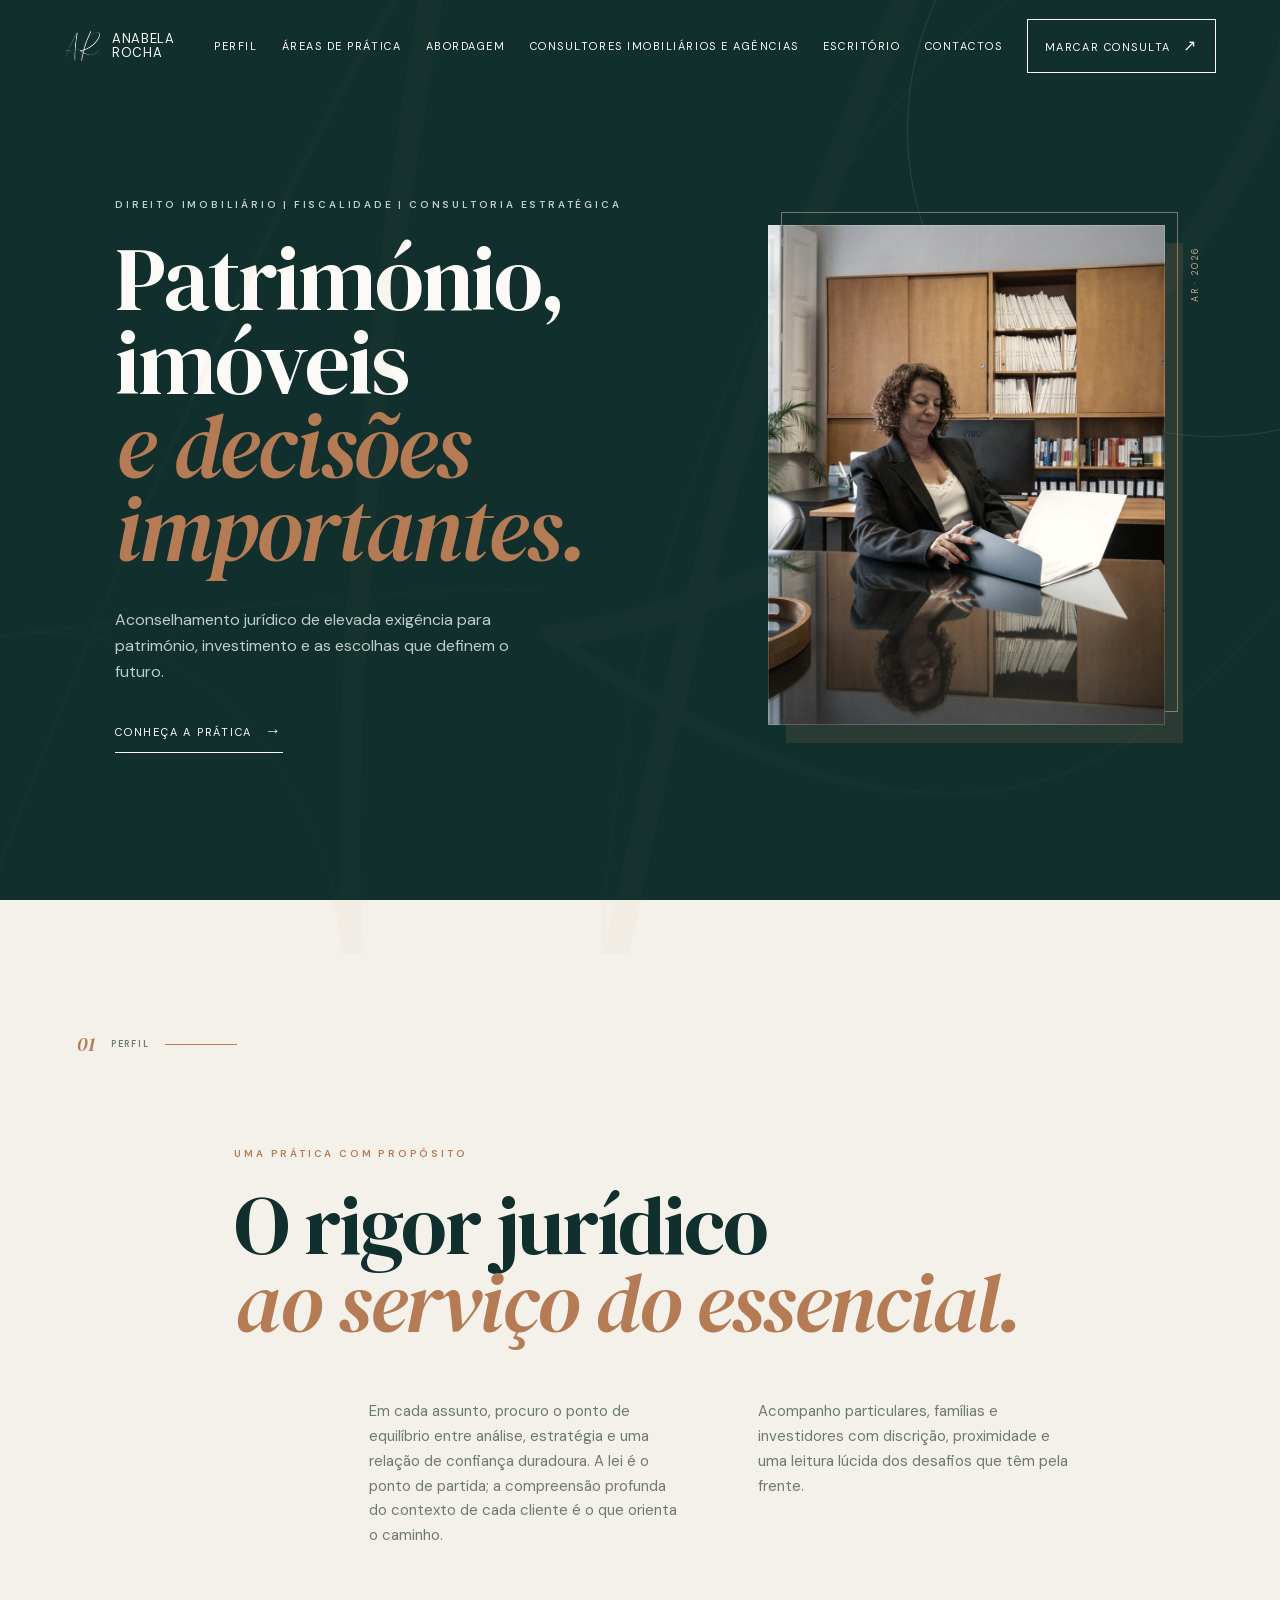
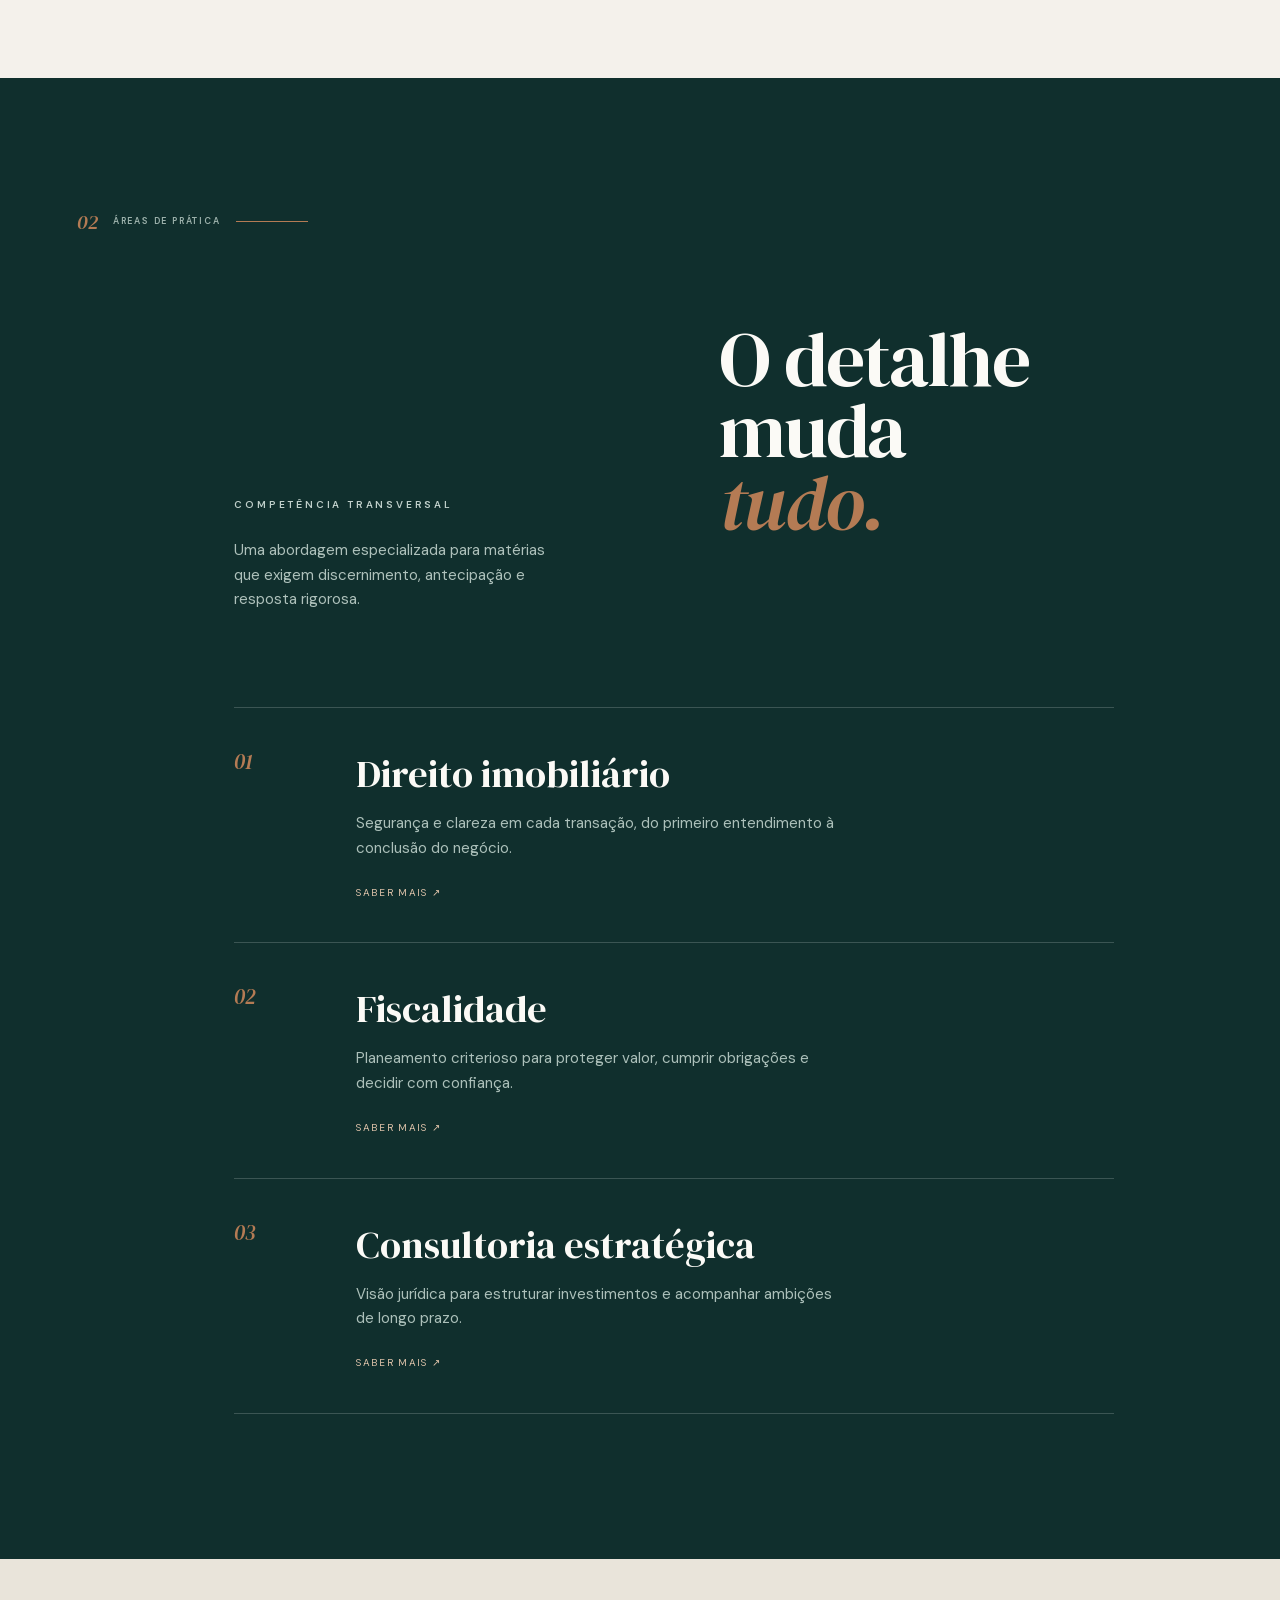
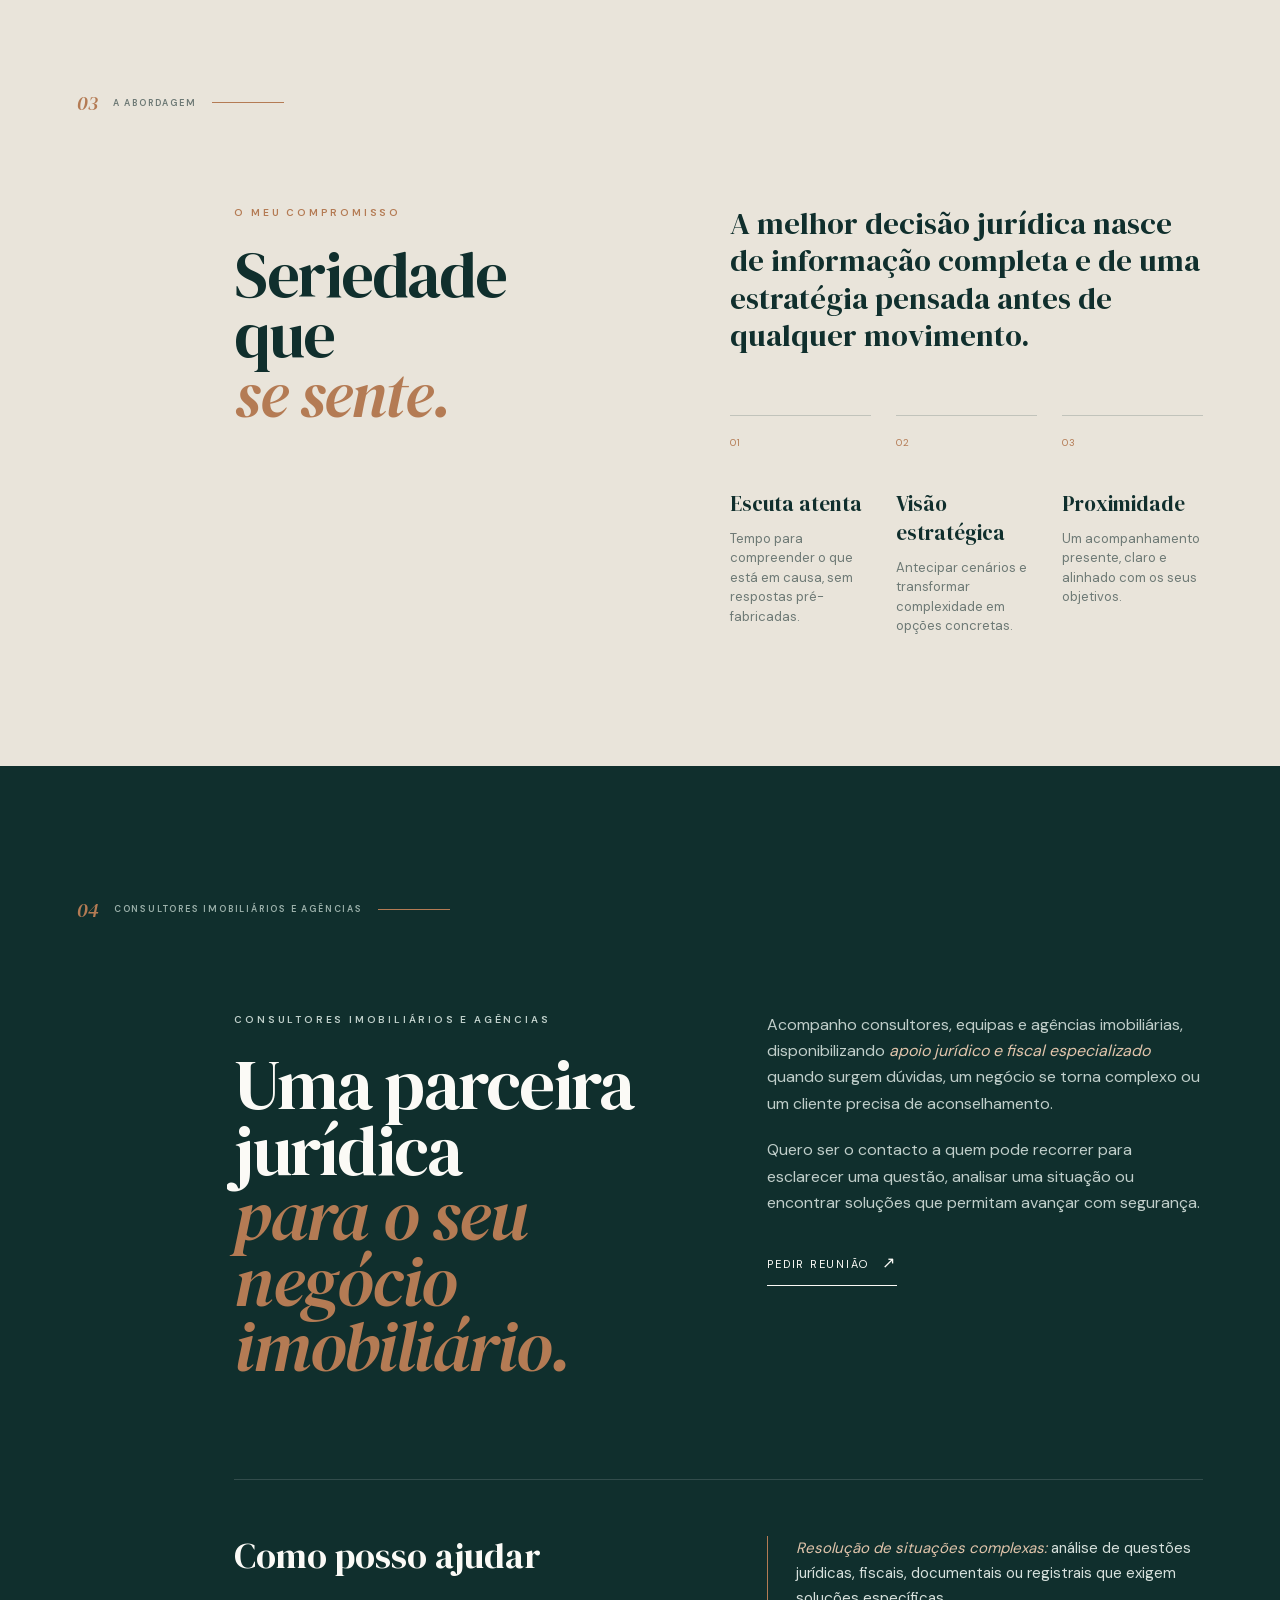
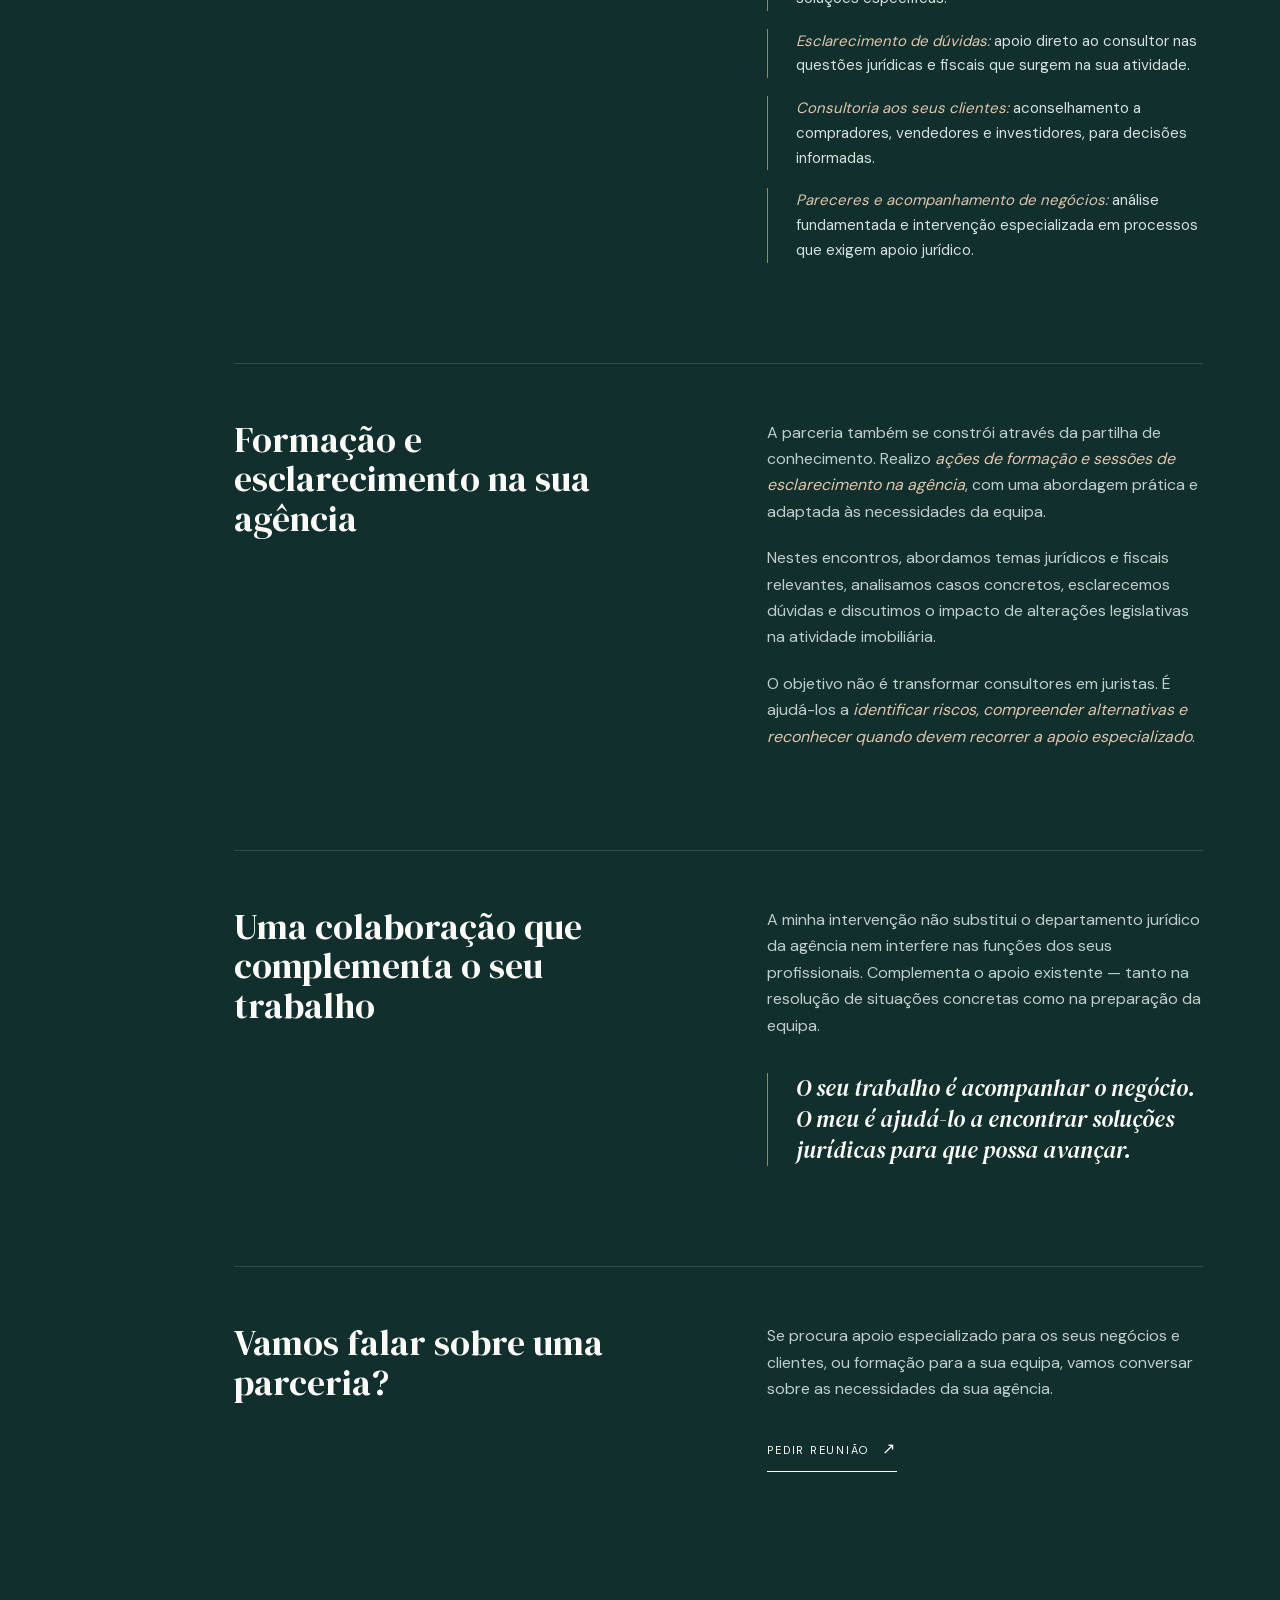
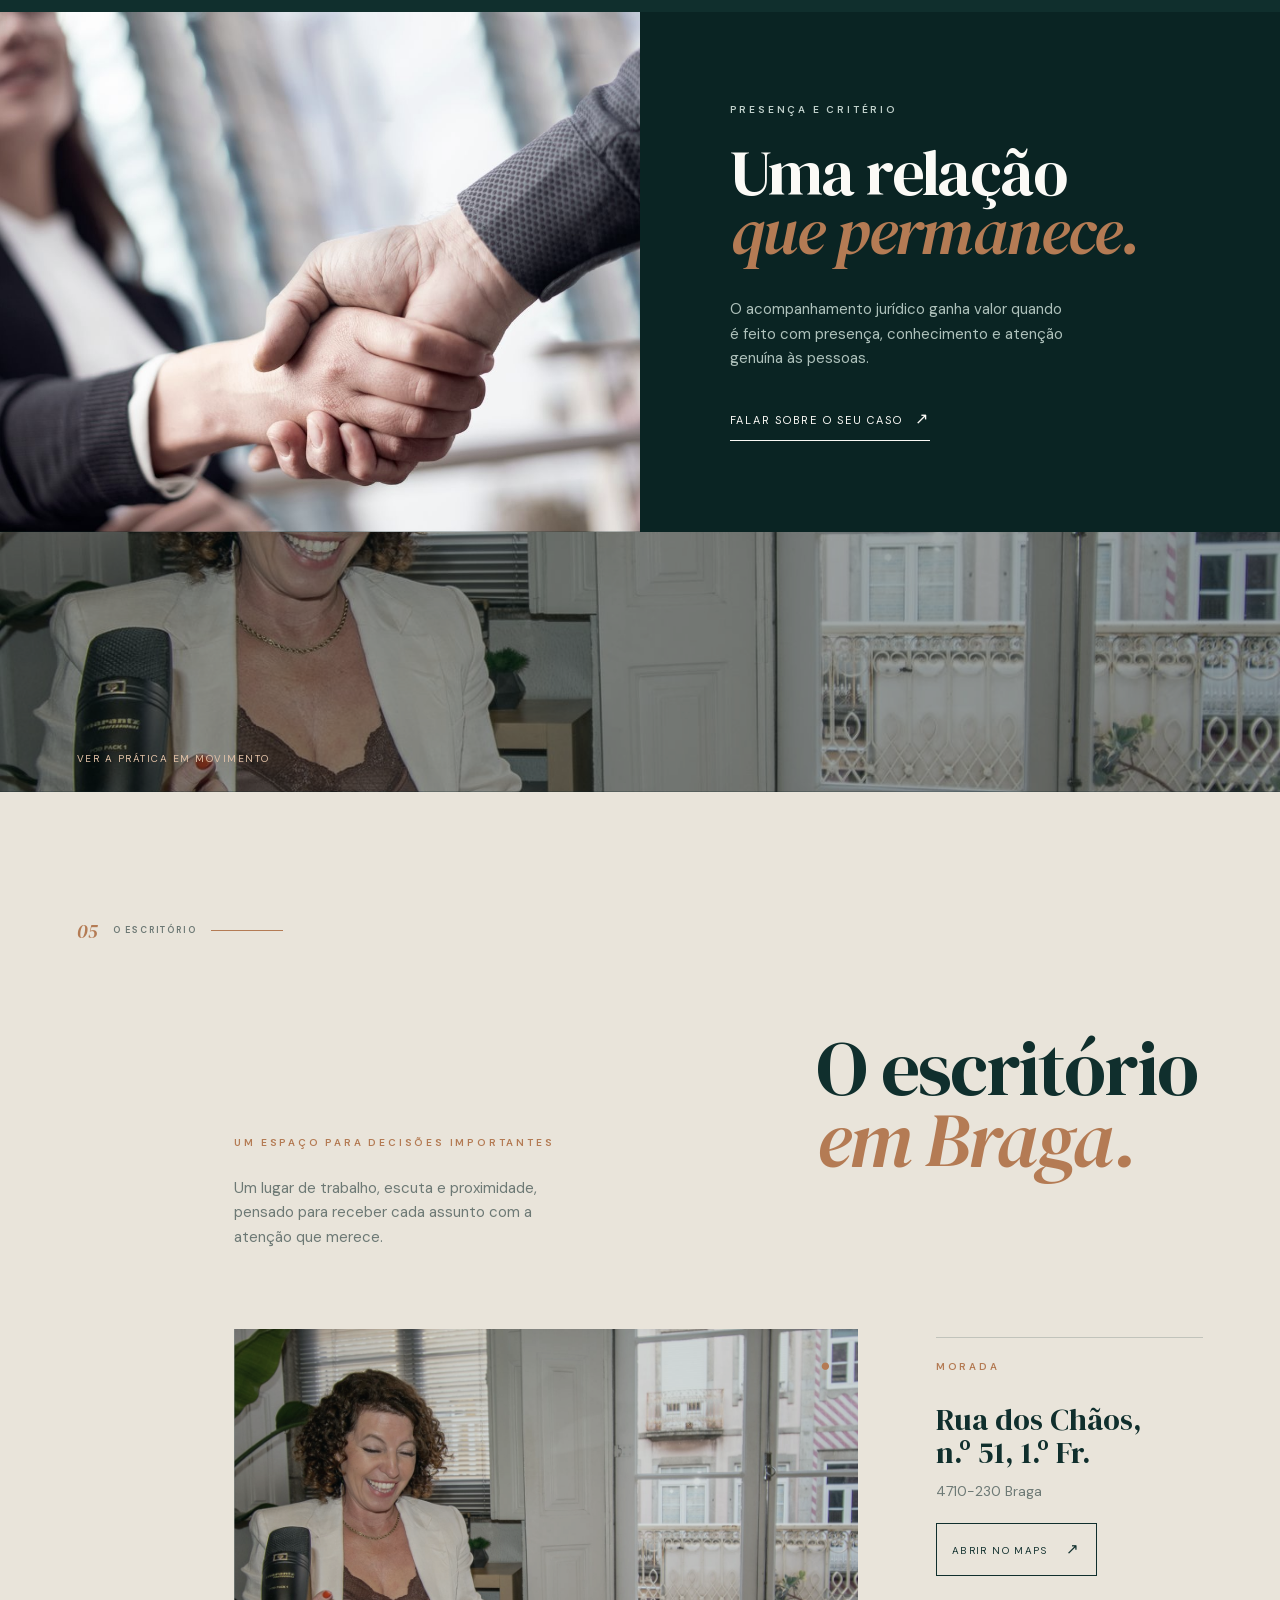
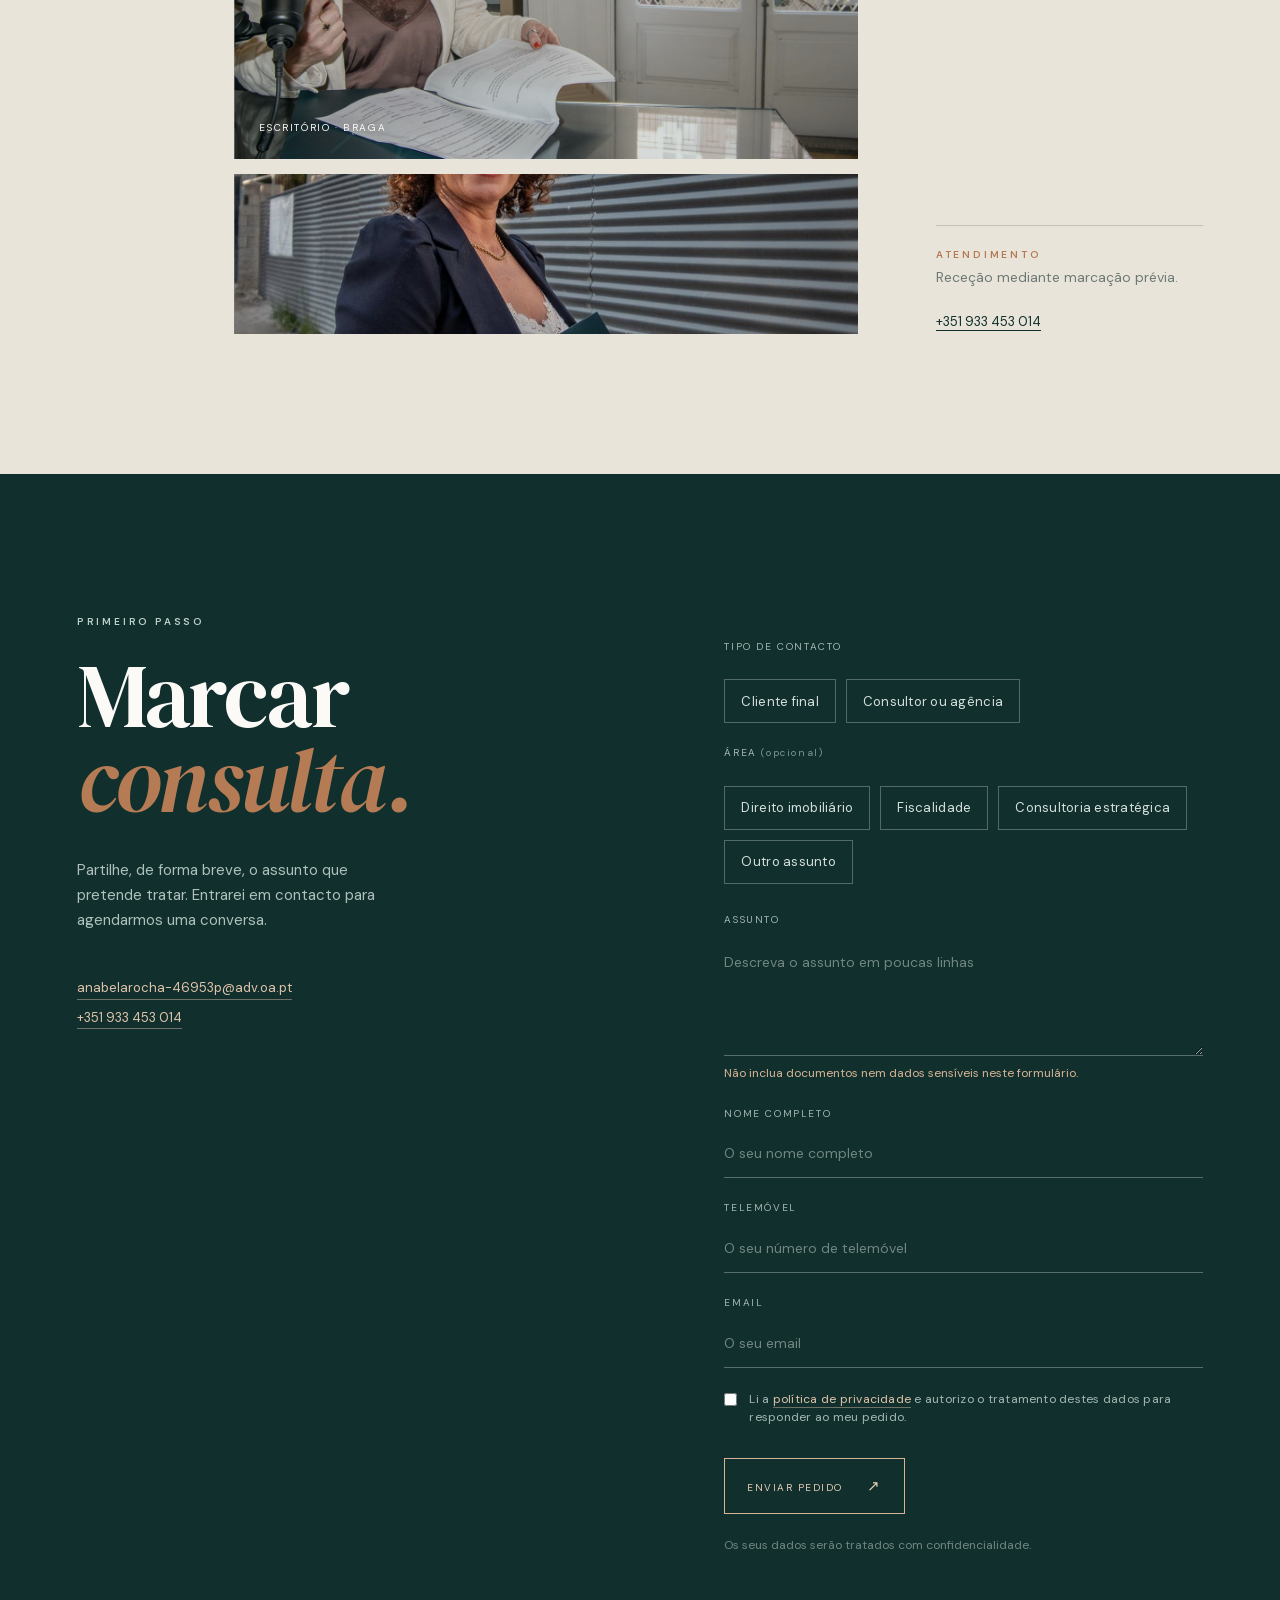
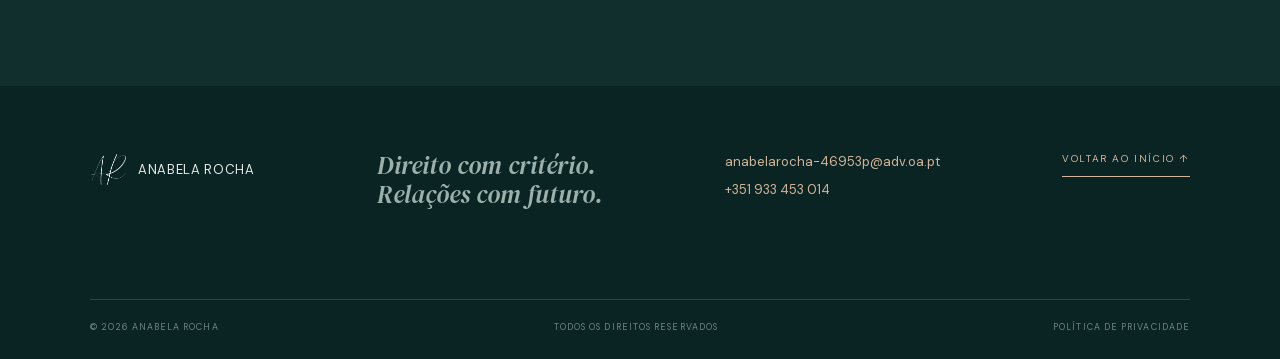
<file: index.html>
<!doctype html>
<html lang="pt-PT">
<head>
  <meta charset="UTF-8" />
  <meta name="viewport" content="width=device-width, initial-scale=1.0" />
  <meta name="description" content="Anabela Rocha, advogada. Direito imobiliário, fiscalidade e consultoria estratégica." />
  <title>Anabela Rocha | Advocacia de excelência</title>
  <link rel="stylesheet" href="styles.css" />
</head>
<body>
  <header class="site-header" data-header>
    <a class="wordmark" href="#inicio" aria-label="Anabela Rocha, início">
      <img src="assets/monograma-ar-branco.png" alt="" />
      <span class="wordmark-name">Anabela Rocha</span>
    </a>
    <button class="menu-toggle" type="button" aria-expanded="false" aria-controls="site-nav" aria-label="Abrir menu">
      <span></span><span></span>
    </button>
    <nav id="site-nav" class="site-nav" aria-label="Navegação principal">
      <a href="#perfil">Perfil</a>
      <a href="#pratica">Áreas de prática</a>
      <a href="#metodo">Abordagem</a>
      <a href="#parcerias">Consultores imobiliários e agências</a>
      <a href="#escritorio">Escritório</a>
      <!-- Opiniões: escondida até a Dra. Anabela validar (limites da Ordem a testemunhos ainda por verificar). <a href="opinioes.html">Opiniões</a> -->
      <a href="#consulta">Contactos</a>
      <a class="nav-cta" href="#consulta">Marcar consulta <span>↗</span></a>
    </nav>
  </header>

  <main>
    <section id="inicio" class="hero">
      <div class="hero-content reveal">
        <p class="eyebrow light">Direito imobiliário | Fiscalidade | Consultoria estratégica</p>
        <h1>Património, imóveis<br /><em>e decisões importantes.</em></h1>
        <p class="hero-intro">Aconselhamento jurídico de elevada exigência para património, investimento e as escolhas que definem o futuro.</p>
        <a class="text-link light-link" href="#pratica">Conheça a prática <span>→</span></a>
      </div>
      <div class="hero-aside reveal reveal-delay">
        <div class="hero-portrait hero-carousel" data-carousel>
          <div class="carousel-slide is-active"><img src="assets/photos/web/anabela-escritorio.jpg" alt="Anabela Rocha no escritório" width="900" height="1350" /></div>
          <div class="carousel-slide"><img src="assets/photos/web/anabela-carrossel-33.jpg" alt="Anabela Rocha com a pasta profissional" width="900" height="1350" loading="lazy" /></div>
        </div>
      </div>
    </section>

    <section id="perfil" class="intro section-shell">
      <div class="section-label"><span>01</span><span>Perfil</span></div>
      <div class="intro-copy reveal">
        <p class="eyebrow">Uma prática com propósito</p>
        <h2>O rigor jurídico<br /><em>ao serviço do essencial.</em></h2>
        <div class="intro-grid">
          <p>Em cada assunto, procuro o ponto de equilíbrio entre análise, estratégia e uma relação de confiança duradoura. A lei é o ponto de partida; a compreensão profunda do contexto de cada cliente é o que orienta o caminho.</p>
          <p>Acompanho particulares, famílias e investidores com discrição, proximidade e uma leitura lúcida dos desafios que têm pela frente.</p>
        </div>
      </div>
    </section>

    <section id="pratica" class="practice section-dark">
      <div class="section-shell">
        <div class="section-label light-label"><span>02</span><span>Áreas de prática</span></div>
        <div class="practice-heading reveal">
          <p class="eyebrow light">Competência transversal</p>
          <h2>O detalhe muda<br /><em>tudo.</em></h2>
          <p>Uma abordagem especializada para matérias que exigem discernimento, antecipação e resposta rigorosa.</p>
        </div>
        <div class="practice-list">
          <article class="practice-item reveal"><span class="practice-number">01</span><div><h3>Direito imobiliário</h3><p>Segurança e clareza em cada transação, do primeiro entendimento à conclusão do negócio.</p><a href="#consulta" aria-label="Saber mais sobre Direito imobiliário">Saber mais <span>↗</span></a></div></article>
          <article class="practice-item reveal"><span class="practice-number">02</span><div><h3>Fiscalidade</h3><p>Planeamento criterioso para proteger valor, cumprir obrigações e decidir com confiança.</p><a href="#consulta" aria-label="Saber mais sobre Fiscalidade">Saber mais <span>↗</span></a></div></article>
          <article class="practice-item reveal"><span class="practice-number">03</span><div><h3>Consultoria estratégica</h3><p>Visão jurídica para estruturar investimentos e acompanhar ambições de longo prazo.</p><a href="#consulta" aria-label="Saber mais sobre Consultoria estratégica">Saber mais <span>↗</span></a></div></article>
        </div>
      </div>
    </section>

    <section id="metodo" class="method">
      <div class="section-shell">
        <div class="section-label"><span>03</span><span>A abordagem</span></div>
        <div class="method-layout">
          <div class="method-title reveal"><p class="eyebrow">O meu compromisso</p><h2>Seriedade que<br /><em>se sente.</em></h2></div>
          <div class="method-content reveal reveal-delay"><p class="large-copy">A melhor decisão jurídica nasce de informação completa e de uma estratégia pensada antes de qualquer movimento.</p><div class="principles"><div><span>01</span><h3>Escuta atenta</h3><p>Tempo para compreender o que está em causa, sem respostas pré-fabricadas.</p></div><div><span>02</span><h3>Visão estratégica</h3><p>Antecipar cenários e transformar complexidade em opções concretas.</p></div><div><span>03</span><h3>Proximidade</h3><p>Um acompanhamento presente, claro e alinhado com os seus objetivos.</p></div></div></div>
        </div>
      </div>
    </section>

    <section id="parcerias" class="consultants section-dark">
      <span id="consultores" class="anchor-alias" aria-hidden="true"></span>
      <div class="section-shell">
        <div class="section-label light-label"><span>04</span><span>Consultores imobiliários e agências</span></div>
        <div class="consultants-layout">
          <div class="reveal"><p class="eyebrow light">Consultores imobiliários e agências</p><h2>Uma parceira jurídica<br /><em>para o seu negócio imobiliário.</em></h2></div>
          <div class="consultants-copy reveal reveal-delay">
            <p class="lead">Acompanho consultores, equipas e agências imobiliárias, disponibilizando <em>apoio jurídico e fiscal especializado</em> quando surgem dúvidas, um negócio se torna complexo ou um cliente precisa de aconselhamento.</p>
            <p class="lead">Quero ser o contacto a quem pode recorrer para esclarecer uma questão, analisar uma situação ou encontrar soluções que permitam avançar com segurança.</p>
            <a class="text-link light-link" href="#formulario" data-tipo="Consultor ou agência">Pedir reunião <span>↗</span></a>
          </div>
        </div>

        <div class="consultants-layout consultants-block">
          <h3 class="reveal">Como posso ajudar</h3>
          <ul class="consultant-points reveal reveal-delay">
            <li><em>Resolução de situações complexas:</em> análise de questões jurídicas, fiscais, documentais ou registrais que exigem soluções específicas.</li>
            <li><em>Esclarecimento de dúvidas:</em> apoio direto ao consultor nas questões jurídicas e fiscais que surgem na sua atividade.</li>
            <li><em>Consultoria aos seus clientes:</em> aconselhamento a compradores, vendedores e investidores, para decisões informadas.</li>
            <li><em>Pareceres e acompanhamento de negócios:</em> análise fundamentada e intervenção especializada em processos que exigem apoio jurídico.</li>
          </ul>
        </div>

        <div class="consultants-layout consultants-block">
          <h3 class="reveal">Formação e esclarecimento na sua agência</h3>
          <div class="consultants-copy reveal reveal-delay">
            <p class="lead">A parceria também se constrói através da partilha de conhecimento. Realizo <em>ações de formação e sessões de esclarecimento na agência</em>, com uma abordagem prática e adaptada às necessidades da equipa.</p>
            <p class="lead">Nestes encontros, abordamos temas jurídicos e fiscais relevantes, analisamos casos concretos, esclarecemos dúvidas e discutimos o impacto de alterações legislativas na atividade imobiliária.</p>
            <p class="lead">O objetivo não é transformar consultores em juristas. É ajudá-los a <em>identificar riscos, compreender alternativas e reconhecer quando devem recorrer a apoio especializado</em>.</p>
          </div>
        </div>

        <div class="consultants-layout consultants-block">
          <h3 class="reveal">Uma colaboração que complementa o seu trabalho</h3>
          <div class="consultants-copy reveal reveal-delay">
            <p class="lead">A minha intervenção não substitui o departamento jurídico da agência nem interfere nas funções dos seus profissionais. Complementa o apoio existente — tanto na resolução de situações concretas como na preparação da equipa.</p>
            <p class="consultants-quote">O seu trabalho é acompanhar o negócio. O meu é ajudá-lo a encontrar soluções jurídicas para que possa avançar.</p>
          </div>
        </div>

        <div class="consultants-layout consultants-block">
          <h3 class="reveal">Vamos falar sobre uma parceria?</h3>
          <div class="consultants-copy reveal reveal-delay">
            <p class="lead">Se procura apoio especializado para os seus negócios e clientes, ou formação para a sua equipa, vamos conversar sobre as necessidades da sua agência.</p>
            <a class="text-link light-link" href="#formulario" data-tipo="Consultor ou agência">Pedir reunião <span>↗</span></a>
          </div>
        </div>
      </div>
    </section>

    <section class="visual-story">
      <!-- TODO: confirmar a licença desta fotografia antes de publicar (parece de banco de imagens). Guardar o comprovativo da licença. -->
      <div class="visual-story-image"><img src="assets/photos/web/aperto-de-mao.jpg" alt="Aperto de mão entre duas pessoas" width="1600" height="900" loading="lazy" /></div>
      <div class="visual-story-copy"><p class="eyebrow light">Presença e critério</p><h2>Uma relação<br /><em>que permanece.</em></h2><p>O acompanhamento jurídico ganha valor quando é feito com presença, conhecimento e atenção genuína às pessoas.</p><a class="text-link light-link" href="#consulta">Falar sobre o seu caso <span>↗</span></a></div>
      <div class="visual-story-video"><video muted loop playsinline preload="none" data-autoplay poster="assets/photos/web/anabela-estudio.jpg"><source src="assets/video/web/anabela-apresentacao-720.mp4" type="video/mp4" media="(max-width: 760px)" /><source src="assets/video/web/anabela-apresentacao-1080.mp4" type="video/mp4" /></video><span>Ver a prática em movimento</span></div>
    </section>

    <section id="escritorio" class="office-section">
      <div class="office-shell">
        <div class="section-label office-label"><span>05</span><span>O escritório</span></div>
        <div class="office-heading reveal">
          <p class="eyebrow">Um espaço para decisões importantes</p>
          <h2>O escritório<br /><em>em Braga.</em></h2>
          <p>Um lugar de trabalho, escuta e proximidade, pensado para receber cada assunto com a atenção que merece.</p>
        </div>
        <div class="office-layout">
          <div class="office-media reveal">
            <div class="office-video-wrap"><video muted loop playsinline preload="none" data-autoplay poster="assets/photos/web/anabela-estudio.jpg"><source src="assets/video/web/anabela-apresentacao-720.mp4" type="video/mp4" media="(max-width: 760px)" /><source src="assets/video/web/anabela-apresentacao-1080.mp4" type="video/mp4" /></video><span class="media-tag">Escritório · Braga</span><span class="media-play">●</span></div>
            <div class="office-photo-grid office-video-secondary"><video muted loop playsinline preload="none" data-autoplay poster="assets/photos/web/anabela-carrossel-33.jpg"><source src="assets/video/web/anabela-escritorio-12-crop-720.mp4" type="video/mp4" /></video></div>
          </div>
          <div class="office-details reveal reveal-delay">
            <div class="office-address"><span class="eyebrow">Morada</span><h3>Rua dos Chãos,<br />n.º 51, 1.º Fr.</h3><p>4710-230 Braga</p><a class="map-link" href="https://www.google.com/maps/search/?api=1&query=Rua+dos+Ch%C3%A3os+51+Braga+Portugal" target="_blank" rel="noreferrer">Abrir no Maps <span>↗</span></a></div>
            <div class="office-contact"><span class="eyebrow">Atendimento</span><p>Receção mediante marcação prévia.</p><a href="tel:+351933453014">+351 933 453 014</a></div>
          </div>
        </div>
      </div>
    </section>

    <section id="consulta" class="contact section-dark">
      <div class="section-shell contact-layout">
        <div class="contact-heading reveal"><p class="eyebrow light">Primeiro passo</p><h2>Marcar<br /><em>consulta.</em></h2><p>Partilhe, de forma breve, o assunto que pretende tratar. Entrarei em contacto para agendarmos uma conversa.</p><div class="contact-details"><a href="mailto:anabelarocha-46953p@adv.oa.pt">anabelarocha-46953p@adv.oa.pt</a><a href="tel:+351933453014">+351 933 453 014</a><!-- LinkedIn escondido até haver URL. Para mostrar, trocar o href e tirar este comentário: <a href="TODO-URL-LINKEDIN" target="_blank" rel="noopener">LinkedIn</a> --></div></div>
        <form id="formulario" class="consult-form reveal reveal-delay" data-form>
          <input type="hidden" name="origem" value="pagina-inicial" />
          <div class="form-trap" aria-hidden="true"><label>Não preencha este campo<input type="text" name="website" tabindex="-1" autocomplete="off" /></label></div>
          <div class="form-progress" aria-hidden="true"><span data-form-progress></span></div>
          <p class="form-step-count" data-form-step-count aria-live="polite"></p>

          <fieldset class="form-step" data-step>
            <legend>Como posso ajudar?</legend>
            <fieldset class="choice-fieldset">
              <legend>Tipo de contacto</legend>
              <div class="choice-group">
                <label class="choice"><input type="radio" name="tipo" value="Cliente final" required /><span>Cliente final</span></label>
                <label class="choice"><input type="radio" name="tipo" value="Consultor ou agência" /><span>Consultor ou agência</span></label>
              </div>
            </fieldset>
            <fieldset class="choice-fieldset">
              <legend>Área <small>(opcional)</small></legend>
              <div class="choice-group">
                <label class="choice"><input type="radio" name="area" value="Direito imobiliário" /><span>Direito imobiliário</span></label>
                <label class="choice"><input type="radio" name="area" value="Fiscalidade" /><span>Fiscalidade</span></label>
                <label class="choice"><input type="radio" name="area" value="Consultoria estratégica" /><span>Consultoria estratégica</span></label>
                <label class="choice"><input type="radio" name="area" value="Outro assunto" /><span>Outro assunto</span></label>
              </div>
            </fieldset>
            <div class="step-nav"><button class="step-next submit-button" type="button" data-step-next>Seguinte <span>→</span></button></div>
          </fieldset>

          <fieldset class="form-step" data-step>
            <legend>O seu assunto</legend>
            <div class="form-field"><label>Assunto<textarea name="assunto" rows="4" required maxlength="1000" aria-describedby="aviso-assunto" placeholder="Descreva o assunto em poucas linhas"></textarea></label><p class="field-hint" id="aviso-assunto">Não inclua documentos nem dados sensíveis neste formulário.</p></div>
            <div class="step-nav"><button class="step-back" type="button" data-step-back>← Voltar</button><button class="step-next submit-button" type="button" data-step-next>Seguinte <span>→</span></button></div>
          </fieldset>

          <fieldset class="form-step" data-step>
            <legend>Os seus contactos</legend>
            <label>Nome completo<input type="text" name="nome" required maxlength="120" autocomplete="name" enterkeyhint="next" placeholder="O seu nome completo" /></label>
            <label>Telemóvel<input type="tel" name="telemovel" required maxlength="20" autocomplete="tel" inputmode="tel" enterkeyhint="next" pattern="\+?[0-9 ]{9,20}" placeholder="O seu número de telemóvel" /></label>
            <label>Email<input type="email" name="email" required maxlength="160" autocomplete="email" enterkeyhint="send" placeholder="O seu email" /></label>
            <label class="consent"><input type="checkbox" name="consentimento" value="sim" required /><span>Li a <a href="privacidade.html" target="_blank" rel="noopener">política de privacidade</a> e autorizo o tratamento destes dados para responder ao meu pedido.</span></label>
            <div class="step-nav"><button class="step-back" type="button" data-step-back>← Voltar</button><button class="submit-button" type="submit">Enviar pedido <span>↗</span></button></div>
          </fieldset>

          <p class="form-note" data-form-note role="status" aria-live="polite">Os seus dados serão tratados com confidencialidade.</p>

          <div class="form-success" data-form-success tabindex="-1" hidden>
            <p class="eyebrow light">Pedido enviado</p>
            <h3>Obrigada pelo contacto.</h3>
            <p>Responderei com a maior brevidade.</p>
            <button class="text-link light-link" type="button" data-form-again>Enviar outro pedido</button>
          </div>
        </form>
      </div>
    </section>
  </main>

  <footer class="site-footer"><div class="footer-top"><a class="wordmark footer-wordmark" href="#inicio"><img src="assets/monograma-ar-branco.png" alt="" /><span class="wordmark-name">Anabela Rocha</span></a><p>Direito com critério.<br />Relações com futuro.</p><div class="footer-contacts"><a href="mailto:anabelarocha-46953p@adv.oa.pt">anabelarocha-46953p@adv.oa.pt</a><a href="tel:+351933453014">+351 933 453 014</a><!-- LinkedIn escondido até haver URL. Para mostrar, trocar o href e tirar este comentário: <a href="TODO-URL-LINKEDIN" target="_blank" rel="noopener">LinkedIn</a> --></div><a class="text-link" href="#inicio">Voltar ao início ↑</a></div><div class="footer-bottom"><span>© 2026 Anabela Rocha</span><span>Todos os direitos reservados</span><a href="privacidade.html">Política de privacidade</a></div></footer>
  <div class="mobile-cta" data-mobile-cta>
    <a class="mobile-cta-main" href="#formulario">Marcar consulta <span>↗</span></a>
    <a class="mobile-cta-call" href="tel:+351933453014" aria-label="Ligar para +351 933 453 014">Ligar</a>
  </div>
  <script src="config.js"></script>
  <script src="script.js"></script>
</body>
</html>
</file>
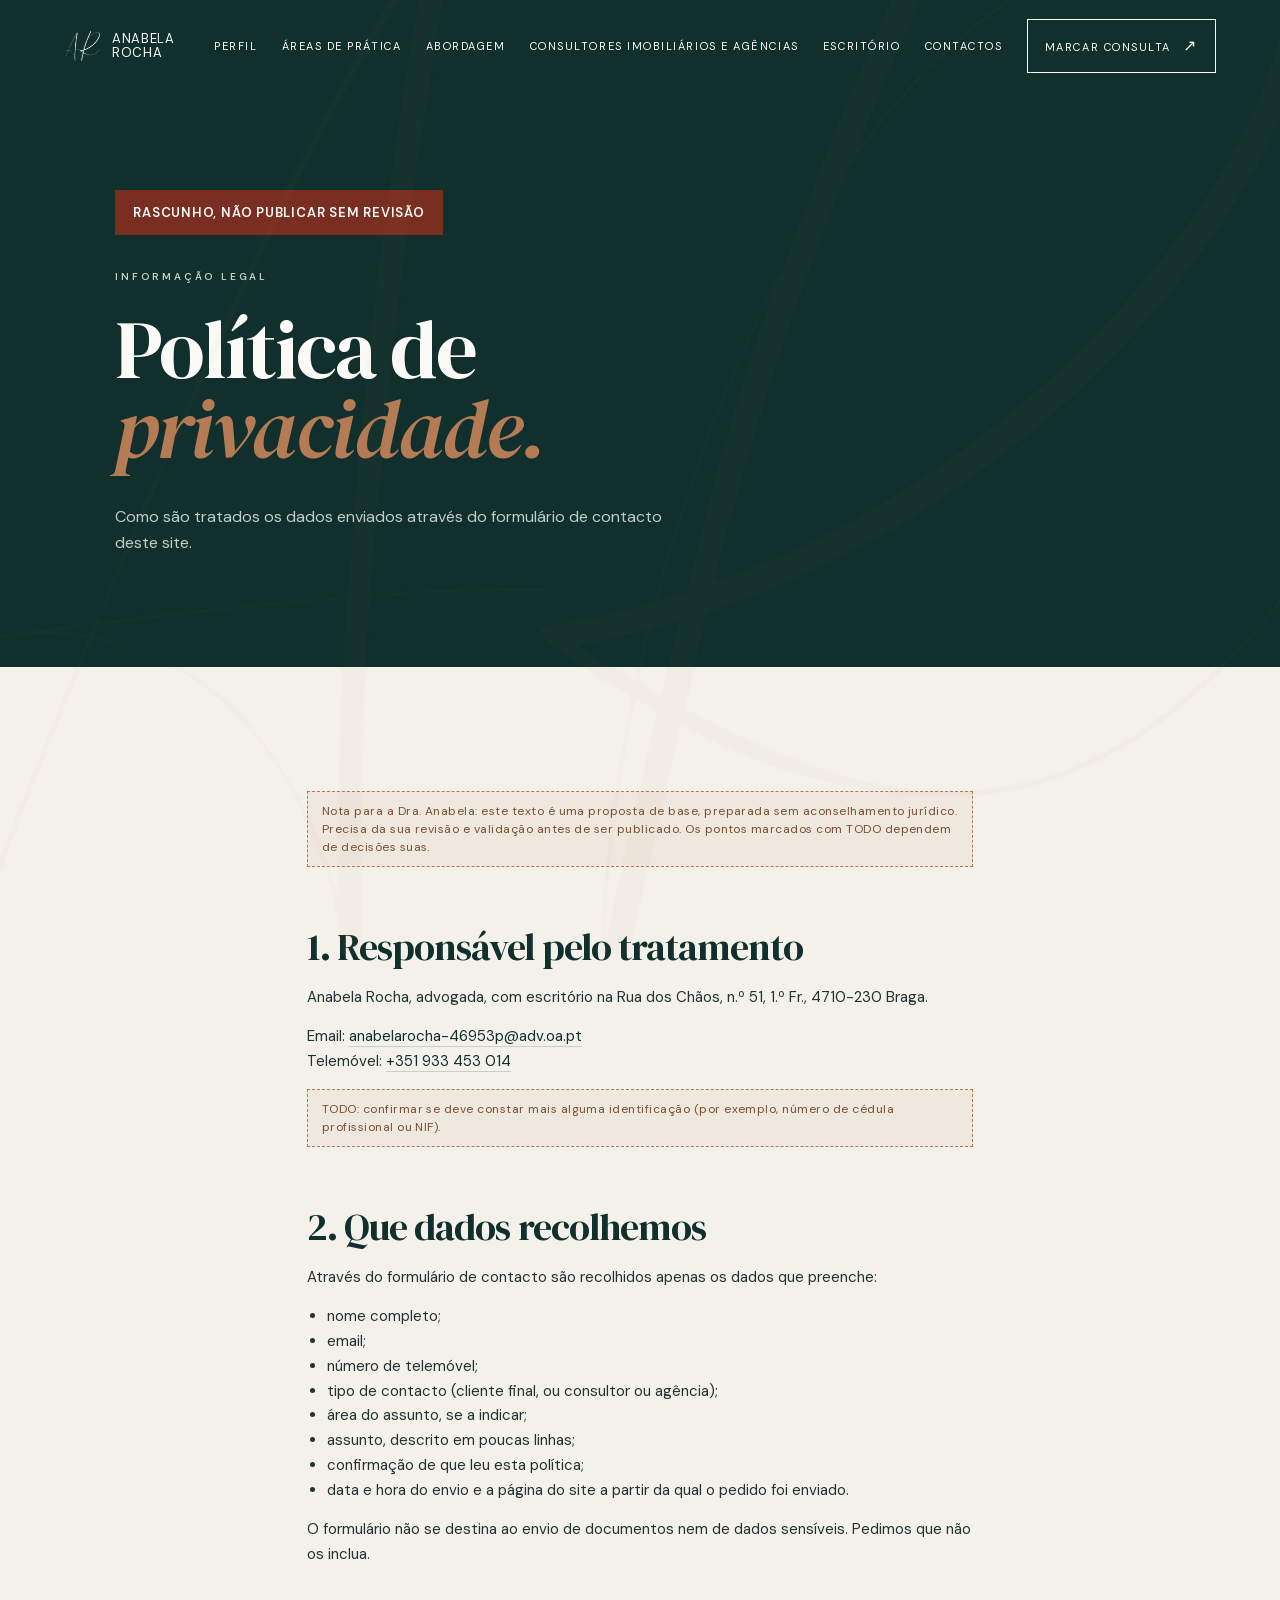
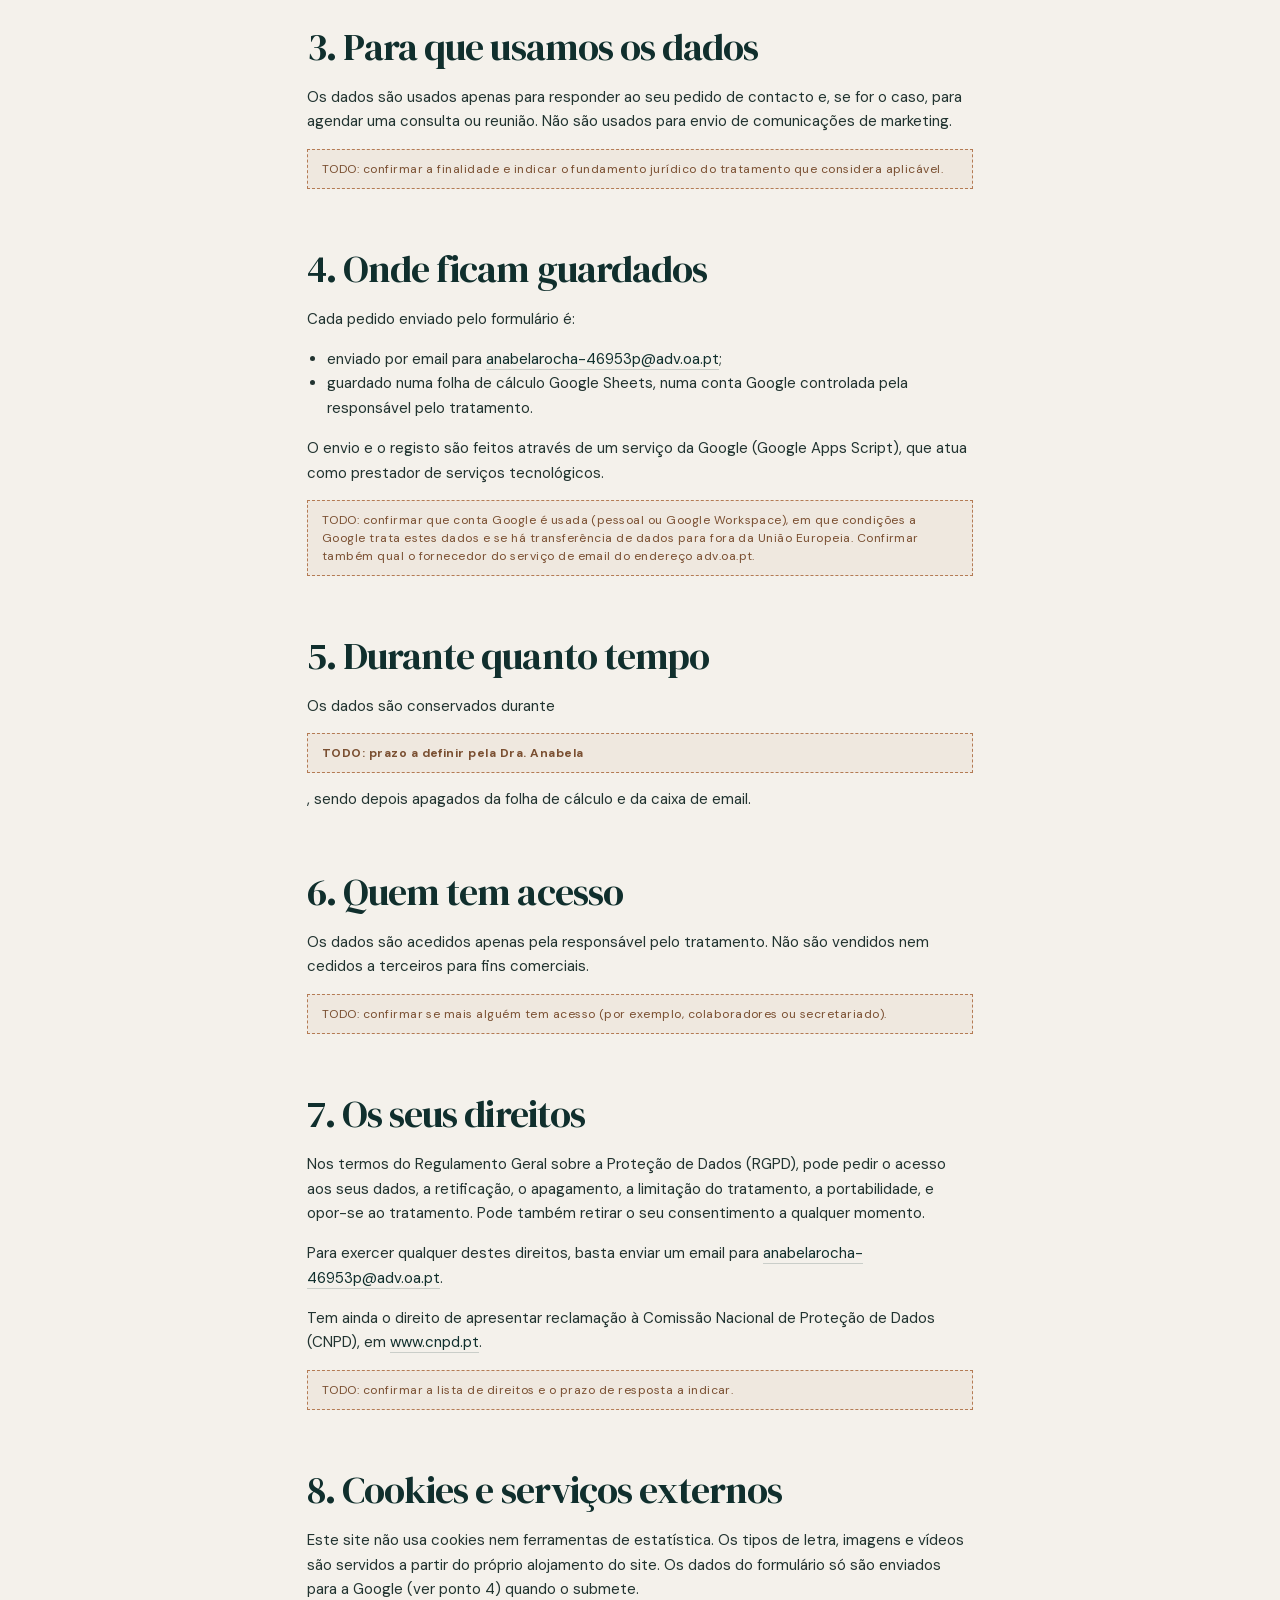
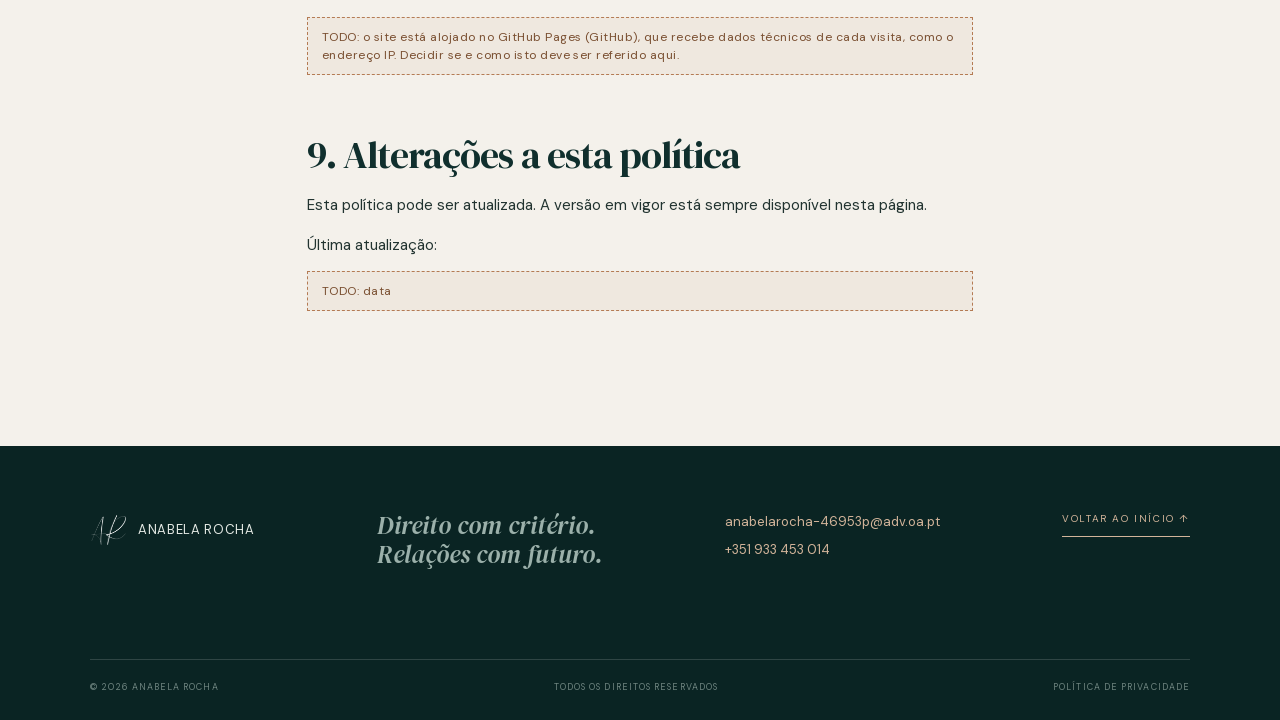
<file: privacidade.html>
<!doctype html>
<html lang="pt-PT">
<head>
  <meta charset="UTF-8" />
  <meta name="viewport" content="width=device-width, initial-scale=1.0" />
  <!-- Rascunho: não indexar enquanto não for revisto pela Dra. Anabela. Retirar esta linha depois da revisão. -->
  <meta name="robots" content="noindex" />
  <meta name="description" content="Política de privacidade do site de Anabela Rocha, advogada." />
  <title>Política de privacidade | Anabela Rocha</title>
  <link rel="stylesheet" href="styles.css" />
</head>
<body>
  <header class="site-header" data-header>
    <a class="wordmark" href="index.html" aria-label="Anabela Rocha, início">
      <img src="assets/monograma-ar-branco.png" alt="" />
      <span class="wordmark-name">Anabela Rocha</span>
    </a>
    <button class="menu-toggle" type="button" aria-expanded="false" aria-controls="site-nav" aria-label="Abrir menu">
      <span></span><span></span>
    </button>
    <nav id="site-nav" class="site-nav" aria-label="Navegação principal">
      <a href="index.html#perfil">Perfil</a>
      <a href="index.html#pratica">Áreas de prática</a>
      <a href="index.html#metodo">Abordagem</a>
      <a href="index.html#parcerias">Consultores imobiliários e agências</a>
      <a href="index.html#escritorio">Escritório</a>
      <!-- Opiniões: escondida até a Dra. Anabela validar (limites da Ordem a testemunhos ainda por verificar). <a href="opinioes.html">Opiniões</a> -->
      <a href="index.html#consulta">Contactos</a>
      <a class="nav-cta" href="index.html#consulta">Marcar consulta <span>↗</span></a>
    </nav>
  </header>

  <main>
    <section class="page-hero section-dark">
      <p class="draft-banner">Rascunho, não publicar sem revisão</p>
      <p class="eyebrow light">Informação legal</p>
      <h1>Política de<br /><em>privacidade.</em></h1>
      <p class="lead">Como são tratados os dados enviados através do formulário de contacto deste site.</p>
    </section>

    <article class="page-body">
      <p class="todo">Nota para a Dra. Anabela: este texto é uma proposta de base, preparada sem aconselhamento jurídico. Precisa da sua revisão e validação antes de ser publicado. Os pontos marcados com TODO dependem de decisões suas.</p>

      <h2>1. Responsável pelo tratamento</h2>
      <p>Anabela Rocha, advogada, com escritório na Rua dos Chãos, n.º 51, 1.º Fr., 4710-230 Braga.</p>
      <p>Email: <a href="mailto:anabelarocha-46953p@adv.oa.pt">anabelarocha-46953p@adv.oa.pt</a><br />Telemóvel: <a href="tel:+351933453014">+351 933 453 014</a></p>
      <p class="todo">TODO: confirmar se deve constar mais alguma identificação (por exemplo, número de cédula profissional ou NIF).</p>

      <h2>2. Que dados recolhemos</h2>
      <p>Através do formulário de contacto são recolhidos apenas os dados que preenche:</p>
      <ul>
        <li>nome completo;</li>
        <li>email;</li>
        <li>número de telemóvel;</li>
        <li>tipo de contacto (cliente final, ou consultor ou agência);</li>
        <li>área do assunto, se a indicar;</li>
        <li>assunto, descrito em poucas linhas;</li>
        <li>confirmação de que leu esta política;</li>
        <li>data e hora do envio e a página do site a partir da qual o pedido foi enviado.</li>
      </ul>
      <p>O formulário não se destina ao envio de documentos nem de dados sensíveis. Pedimos que não os inclua.</p>

      <h2>3. Para que usamos os dados</h2>
      <p>Os dados são usados apenas para responder ao seu pedido de contacto e, se for o caso, para agendar uma consulta ou reunião. Não são usados para envio de comunicações de marketing.</p>
      <p class="todo">TODO: confirmar a finalidade e indicar o fundamento jurídico do tratamento que considera aplicável.</p>

      <h2>4. Onde ficam guardados</h2>
      <p>Cada pedido enviado pelo formulário é:</p>
      <ul>
        <li>enviado por email para <a href="mailto:anabelarocha-46953p@adv.oa.pt">anabelarocha-46953p@adv.oa.pt</a>;</li>
        <li>guardado numa folha de cálculo Google Sheets, numa conta Google controlada pela responsável pelo tratamento.</li>
      </ul>
      <p>O envio e o registo são feitos através de um serviço da Google (Google Apps Script), que atua como prestador de serviços tecnológicos.</p>
      <p class="todo">TODO: confirmar que conta Google é usada (pessoal ou Google Workspace), em que condições a Google trata estes dados e se há transferência de dados para fora da União Europeia. Confirmar também qual o fornecedor do serviço de email do endereço adv.oa.pt.</p>

      <h2>5. Durante quanto tempo</h2>
      <p>Os dados são conservados durante <strong class="todo">TODO: prazo a definir pela Dra. Anabela</strong>, sendo depois apagados da folha de cálculo e da caixa de email.</p>

      <h2>6. Quem tem acesso</h2>
      <p>Os dados são acedidos apenas pela responsável pelo tratamento. Não são vendidos nem cedidos a terceiros para fins comerciais.</p>
      <p class="todo">TODO: confirmar se mais alguém tem acesso (por exemplo, colaboradores ou secretariado).</p>

      <h2>7. Os seus direitos</h2>
      <p>Nos termos do Regulamento Geral sobre a Proteção de Dados (RGPD), pode pedir o acesso aos seus dados, a retificação, o apagamento, a limitação do tratamento, a portabilidade, e opor-se ao tratamento. Pode também retirar o seu consentimento a qualquer momento.</p>
      <p>Para exercer qualquer destes direitos, basta enviar um email para <a href="mailto:anabelarocha-46953p@adv.oa.pt">anabelarocha-46953p@adv.oa.pt</a>.</p>
      <p>Tem ainda o direito de apresentar reclamação à Comissão Nacional de Proteção de Dados (CNPD), em <a href="https://www.cnpd.pt" target="_blank" rel="noopener">www.cnpd.pt</a>.</p>
      <p class="todo">TODO: confirmar a lista de direitos e o prazo de resposta a indicar.</p>

      <h2>8. Cookies e serviços externos</h2>
      <p>Este site não usa cookies nem ferramentas de estatística. Os tipos de letra, imagens e vídeos são servidos a partir do próprio alojamento do site. Os dados do formulário só são enviados para a Google (ver ponto 4) quando o submete.</p>
      <p class="todo">TODO: o site está alojado no GitHub Pages (GitHub), que recebe dados técnicos de cada visita, como o endereço IP. Decidir se e como isto deve ser referido aqui.</p>

      <h2>9. Alterações a esta política</h2>
      <p>Esta política pode ser atualizada. A versão em vigor está sempre disponível nesta página.</p>
      <p>Última atualização: <span class="todo">TODO: data</span></p>
    </article>
  </main>

  <footer class="site-footer"><div class="footer-top"><a class="wordmark footer-wordmark" href="index.html"><img src="assets/monograma-ar-branco.png" alt="" /><span class="wordmark-name">Anabela Rocha</span></a><p>Direito com critério.<br />Relações com futuro.</p><div class="footer-contacts"><a href="mailto:anabelarocha-46953p@adv.oa.pt">anabelarocha-46953p@adv.oa.pt</a><a href="tel:+351933453014">+351 933 453 014</a><!-- LinkedIn escondido até haver URL. Para mostrar, trocar o href e tirar este comentário: <a href="TODO-URL-LINKEDIN" target="_blank" rel="noopener">LinkedIn</a> --></div><a class="text-link" href="#">Voltar ao início ↑</a></div><div class="footer-bottom"><span>© 2026 Anabela Rocha</span><span>Todos os direitos reservados</span><a href="privacidade.html" aria-current="page">Política de privacidade</a></div></footer>
  <script src="script.js"></script>
</body>
</html>
</file>
<file: styles.css>
@font-face{font-family:'DM Sans';font-style:normal;font-weight:400 700;font-display:swap;src:url(assets/fonts/dm-sans-normal-latin-ext.woff2) format('woff2');unicode-range:U+0100-02BA, U+02BD-02C5, U+02C7-02CC, U+02CE-02D7, U+02DD-02FF, U+0304, U+0308, U+0329, U+1D00-1DBF, U+1E00-1E9F, U+1EF2-1EFF, U+2020, U+20A0-20AB, U+20AD-20C4, U+2113, U+2C60-2C7F, U+A720-A7FF}
@font-face{font-family:'DM Sans';font-style:normal;font-weight:400 700;font-display:swap;src:url(assets/fonts/dm-sans-normal-latin.woff2) format('woff2');unicode-range:U+0000-00FF, U+0131, U+0152-0153, U+02BB-02BC, U+02C6, U+02DA, U+02DC, U+0304, U+0308, U+0329, U+2000-206F, U+20AC, U+2122, U+2191, U+2193, U+2212, U+2215, U+FEFF, U+FFFD}
@font-face{font-family:'DM Serif Display';font-style:italic;font-weight:400;font-display:swap;src:url(assets/fonts/dm-serif-display-italic-latin-ext.woff2) format('woff2');unicode-range:U+0100-02BA, U+02BD-02C5, U+02C7-02CC, U+02CE-02D7, U+02DD-02FF, U+0304, U+0308, U+0329, U+1D00-1DBF, U+1E00-1E9F, U+1EF2-1EFF, U+2020, U+20A0-20AB, U+20AD-20C4, U+2113, U+2C60-2C7F, U+A720-A7FF}
@font-face{font-family:'DM Serif Display';font-style:italic;font-weight:400;font-display:swap;src:url(assets/fonts/dm-serif-display-italic-latin.woff2) format('woff2');unicode-range:U+0000-00FF, U+0131, U+0152-0153, U+02BB-02BC, U+02C6, U+02DA, U+02DC, U+0304, U+0308, U+0329, U+2000-206F, U+20AC, U+2122, U+2191, U+2193, U+2212, U+2215, U+FEFF, U+FFFD}
@font-face{font-family:'DM Serif Display';font-style:normal;font-weight:400;font-display:swap;src:url(assets/fonts/dm-serif-display-normal-latin-ext.woff2) format('woff2');unicode-range:U+0100-02BA, U+02BD-02C5, U+02C7-02CC, U+02CE-02D7, U+02DD-02FF, U+0304, U+0308, U+0329, U+1D00-1DBF, U+1E00-1E9F, U+1EF2-1EFF, U+2020, U+20A0-20AB, U+20AD-20C4, U+2113, U+2C60-2C7F, U+A720-A7FF}
@font-face{font-family:'DM Serif Display';font-style:normal;font-weight:400;font-display:swap;src:url(assets/fonts/dm-serif-display-normal-latin.woff2) format('woff2');unicode-range:U+0000-00FF, U+0131, U+0152-0153, U+02BB-02BC, U+02C6, U+02DA, U+02DC, U+0304, U+0308, U+0329, U+2000-206F, U+20AC, U+2122, U+2191, U+2193, U+2212, U+2215, U+FEFF, U+FFFD}
 .hero-portrait{isolation:isolate;box-shadow:18px 18px 0 rgba(180,123,84,.16)}.hero-portrait::before{content:"";position:absolute;z-index:-1;inset:-13px -13px 13px 13px;border:1px solid rgba(208,177,148,.55);pointer-events:none}.hero-portrait::after{content:"AR · 2026";position:absolute;z-index:3;top:22px;right:-38px;color:#d7b495;font-size:9px;letter-spacing:.18em;writing-mode:vertical-rl;transform:rotate(180deg);opacity:.9}.hero-carousel .carousel-slide::after{content:"";position:absolute;inset:0;border:1px solid rgba(255,255,255,.18);pointer-events:none}.hero-carousel .portrait-caption{padding-left:14px;padding-right:14px;background:linear-gradient(transparent,rgba(7,25,24,.5))}
@media(max-width:760px){.hero-portrait{box-shadow:12px 12px 0 rgba(180,123,84,.16)}.hero-portrait::before{inset:-9px -9px 9px 9px}.hero-portrait::after{right:-27px;top:16px;font-size:8px}}
@media(max-width:760px){.hero-carousel{height:330px}.office-video-secondary{height:270px}.office-video-secondary video{object-position:center 75%}}
 .hero-carousel{height:500px}.hero-carousel .carousel-slide{position:absolute;inset:0;opacity:0;filter:blur(5px);transform:scale(1.025);transition:opacity 1.2s ease,filter 1.2s ease,transform 1.2s ease}.hero-carousel .carousel-slide.is-active{opacity:1;filter:blur(0);transform:scale(1)}.hero-carousel .carousel-slide img{width:100%;height:100%;object-fit:cover;object-position:center center}.office-video-secondary{height:330px}.office-video-secondary video{object-position:center center}
 .office-video-secondary{display:block;position:relative;height:160px;overflow:hidden;background:var(--ink)}.office-video-secondary video{width:100%;height:100%;object-fit:cover;filter:saturate(.82);transition:transform .8s cubic-bezier(.2,.7,.2,1)}.office-video-secondary:hover video{transform:scale(1.04)}.office-video-secondary span{position:absolute;left:18px;bottom:15px;color:var(--white);font-size:9px;letter-spacing:.14em;text-transform:uppercase}
 .scroll-progress{position:fixed;z-index:20;top:0;left:0;width:100%;height:2px;background:var(--copper);transform:scaleX(0);transform-origin:left center;pointer-events:none}
@keyframes float-in{from{opacity:0;transform:translateY(28px)}to{opacity:1;transform:translateY(0)}}.hero-foot{animation:float-in 1.2s .8s both}.hero-portrait{animation:hero-drift 8s ease-in-out infinite alternate}@keyframes hero-drift{from{transform:translateY(0)}to{transform:translateY(-12px)}}.practice-item{transition:padding-left .35s ease,background .35s ease}.practice-item:hover{padding-left:15px;background:rgba(255,255,255,.025)}.principles div{transition:transform .4s ease}.principles div:hover{transform:translateY(-8px)}@media(prefers-reduced-motion:reduce){.hero-portrait,.hero-foot{animation:none}.practice-item,.principles div{transition:none}}
 .office-section{background:var(--paper-warm);overflow:hidden}.office-shell{max-width:1280px;margin:0 auto;padding:125px clamp(24px,6vw,88px) 140px}.office-label{margin-bottom:65px}.office-heading{display:grid;grid-template-columns:1.2fr .8fr;align-items:end;margin-left:14%;margin-bottom:75px}.office-heading h2{font-size:clamp(55px,6vw,88px);color:var(--ink)}.office-heading>p:last-child{max-width:310px;margin:0 0 4px;color:var(--muted)}.office-layout{display:grid;grid-template-columns:1.4fr .6fr;gap:8%;margin-left:14%}.office-media{min-width:0}.office-video-wrap{height:430px;position:relative;overflow:hidden;background:var(--ink)}.office-video-wrap video{width:100%;height:100%;object-fit:cover;opacity:.83;filter:saturate(.75);transition:transform 1.2s cubic-bezier(.2,.7,.2,1)}.office-video-wrap:hover video{transform:scale(1.04)}.media-tag,.media-play{position:absolute;color:var(--white);font-size:10px;letter-spacing:.16em;text-transform:uppercase}.media-tag{left:25px;bottom:22px}.media-play{right:25px;top:22px;color:var(--copper);font-size:17px}.office-photo-grid{display:grid;grid-template-columns:1.3fr .7fr;gap:15px;margin-top:15px}.office-photo-grid img{width:100%;height:160px;object-fit:cover;filter:saturate(.78);transition:filter .4s,transform .7s}.office-photo-grid img:hover{filter:saturate(1);transform:translateY(-6px)}.office-details{display:flex;flex-direction:column;justify-content:space-between;padding:8px 0 0}.office-number{margin:0;color:var(--copper);font:italic 23px/1.1 var(--serif)}.office-address,.office-contact{border-top:1px solid var(--line);padding-top:15px}.office-address h3{margin:25px 0 10px;color:var(--ink);font:normal clamp(25px,2.4vw,34px)/1.1 var(--serif)}.office-address p,.office-contact p{margin:0 0 20px;color:var(--muted);font-size:14px}.office-contact a{color:var(--ink);font-size:13px;border-bottom:1px solid var(--ink)}.map-link{display:inline-block;padding:13px 15px;border:1px solid var(--ink);color:var(--ink);font-size:10px;letter-spacing:.14em;text-transform:uppercase;transition:background .3s,color .3s}.map-link:hover{background:var(--ink);color:var(--white)}.map-link span{margin-left:15px;font-size:15px}.office-section .reveal{transition-duration:1s}.office-section .reveal-delay{transition-delay:.2s}
@media(max-width:760px){.office-shell{padding:85px 24px 95px}.office-heading{display:block;margin-left:0;margin-bottom:55px}.office-heading>p:last-child{margin-top:28px}.office-layout{display:block;margin-left:0}.office-video-wrap{height:330px}.office-photo-grid img{height:125px}.office-details{gap:48px;margin-top:48px}.office-number{font-size:20px}}
 .site-header.scrolled .wordmark img{filter:brightness(0) saturate(100%)}
:root{--ink:#102f2d;--ink-deep:#0a2423;--paper:#f4f1eb;--paper-warm:#e9e4da;--copper:#b47b54;--text:#213330;--muted:#6d7975;--line:rgba(16,47,45,.18);--white:#fbfaf6;--serif:'DM Serif Display',Georgia,serif;--sans:'DM Sans',sans-serif}*{box-sizing:border-box}html{scroll-behavior:smooth}body{margin:0;background:var(--paper);color:var(--text);font-family:var(--sans);font-size:15px;line-height:1.65;-webkit-font-smoothing:antialiased}a{color:inherit;text-decoration:none}img{display:block;max-width:100%}button,input,select,textarea{font:inherit}button{cursor:pointer}.site-header{position:fixed;z-index:10;top:0;left:0;width:100%;height:92px;padding:0 clamp(24px,5vw,76px);display:flex;align-items:center;justify-content:space-between;color:var(--white);transition:background .3s,color .3s,height .3s}.site-header.scrolled{height:72px;background:rgba(244,241,235,.95);backdrop-filter:blur(12px);color:var(--ink);box-shadow:0 1px 0 var(--line)}.wordmark{display:flex;align-items:center;gap:11px}.wordmark-mark{width:35px;height:35px;border:1px solid currentColor;display:grid;place-items:center;font:16px var(--serif);font-style:italic}.wordmark-name{font-size:13px;line-height:1.05;letter-spacing:.05em;text-transform:uppercase}.wordmark-name small{display:block;margin-top:5px;font-size:8px;letter-spacing:.24em;font-weight:500;opacity:.72}.site-nav{display:flex;align-items:center;gap:clamp(16px,1.9vw,34px);font-size:11px;letter-spacing:.14em;text-transform:uppercase}.site-nav>a{white-space:nowrap}.site-nav>a:not(.nav-cta){position:relative}.site-nav>a:not(.nav-cta)::after{content:"";position:absolute;bottom:-7px;left:0;width:0;height:1px;background:currentColor;transition:width .25s}.site-nav>a:not(.nav-cta):hover::after{width:100%}.nav-cta{padding:13px 17px;border:1px solid currentColor}.nav-cta span,.text-link span{margin-left:8px;font-size:16px}.menu-toggle{display:none;background:transparent;border:0;color:currentColor}.hero{min-height:100vh;position:relative;display:grid;grid-template-columns:1.05fr .95fr;align-items:center;padding:150px clamp(24px,9vw,140px) 100px;background:var(--ink);color:var(--white);overflow:hidden}.hero::after{content:"";position:absolute;width:48vw;height:48vw;border:1px solid rgba(255,255,255,.1);border-radius:50%;right:-19vw;top:-14vw}.hero-content{position:relative;z-index:1;max-width:600px}.eyebrow{margin:0 0 24px;color:var(--copper);font-size:10px;font-weight:600;letter-spacing:.28em;text-transform:uppercase}.eyebrow.light{color:#bfcfca}.hero h1,h2{font:normal clamp(54px,7vw,104px)/.93 var(--serif);letter-spacing:-.025em;margin:0}.hero h1 em,h2 em{color:var(--copper);font-style:italic}.hero-intro{max-width:400px;margin:36px 0 32px;color:#c0ceca;font-size:16px;font-weight:400}.text-link{display:inline-block;font-size:11px;letter-spacing:.16em;text-transform:uppercase;border-bottom:1px solid currentColor;padding-bottom:8px}.light-link{color:var(--white)}.hero-aside{justify-self:end;width:min(31vw,400px);position:relative;z-index:1}.hero-portrait{position:relative}.hero-portrait img{width:100%;height:500px;object-fit:cover;filter:saturate(.65) sepia(.1)}.portrait-caption{display:flex;justify-content:space-between;padding:13px 0;color:#a5bcb6;font-size:10px;letter-spacing:.1em;text-transform:uppercase}.hero-foot{position:absolute;bottom:35px;left:clamp(24px,9vw,140px);display:flex;align-items:center;gap:12px;color:#a5bcb6;font-size:9px;letter-spacing:.2em;text-transform:uppercase}.hero-foot>span:first-child{font-size:19px}.hero-foot .line{display:block;width:70px;height:1px;background:#66807a}.section-shell{max-width:1280px;margin:0 auto;padding:130px clamp(24px,6vw,88px)}.section-label{display:flex;gap:15px;align-items:center;margin-bottom:88px;color:var(--muted);font-size:9px;font-weight:600;letter-spacing:.2em;text-transform:uppercase}.section-label span:first-child{color:var(--copper);font:italic 20px var(--serif);letter-spacing:0}.intro{background:var(--paper)}.intro-copy{padding-left:14%;max-width:1000px}.intro h2{font-size:clamp(50px,6.5vw,91px);color:var(--ink)}.intro-grid{display:grid;grid-template-columns:1fr 1fr;gap:70px;max-width:780px;margin:58px 0 0 16%}.intro-grid p{margin:0;color:var(--muted);font-size:15px}.section-dark{background:var(--ink);color:var(--white)}.practice .section-shell{padding-bottom:145px}.light-label{color:#9bb0aa}.practice-heading{display:grid;grid-template-columns:1fr 1fr;align-items:end;margin-left:14%;margin-bottom:90px}.practice-heading h2{font-size:clamp(55px,6vw,88px)}.practice-heading>p:last-child{max-width:330px;margin:0 0 5px;color:#aec1bb}.practice-list{margin-left:14%}.practice-item{display:grid;grid-template-columns:80px 1fr;gap:42px;padding:39px 0;border-top:1px solid rgba(255,255,255,.18);max-width:880px}.practice-item:last-child{border-bottom:1px solid rgba(255,255,255,.18)}.practice-number{color:var(--copper);font:italic 21px var(--serif)}.practice-item h3{margin:0 0 11px;font:normal clamp(25px,3vw,39px) var(--serif)}.practice-item p{max-width:480px;margin:0 0 18px;color:#acc0ba}.practice-item a{color:#e0c4ab;font-size:10px;letter-spacing:.13em;text-transform:uppercase}.method{background:var(--paper-warm)}.method-layout{display:grid;grid-template-columns:1fr 1.25fr;gap:12%;padding-left:14%}.method h2{font-size:clamp(50px,5vw,76px);color:var(--ink)}.large-copy{max-width:500px;margin:0 0 60px;color:var(--ink);font:normal clamp(23px,2.4vw,34px)/1.22 var(--serif)}.principles{display:grid;grid-template-columns:repeat(3,1fr);gap:25px}.principles div{border-top:1px solid var(--line);padding-top:13px}.principles span{color:var(--copper);font-size:10px;letter-spacing:.1em}.principles h3{margin:35px 0 11px;color:var(--ink);font:normal 21px var(--serif)}.principles p{margin:0;color:var(--muted);font-size:13px;line-height:1.5}.contact .section-shell{padding-top:140px;padding-bottom:130px}.contact-layout{display:grid;grid-template-columns:1fr 1fr;gap:15%}.contact-heading h2{font-size:clamp(60px,7vw,100px)}.contact-heading>p:not(.eyebrow){max-width:330px;margin:37px 0;color:#aec1bb}.contact-details{display:flex;flex-direction:column;align-items:flex-start;gap:7px;margin-top:45px;color:#e0c4ab;font-size:13px}.contact-details a{border-bottom:1px solid rgba(224,196,171,.45)}.consult-form{display:flex;flex-direction:column;gap:22px;padding-top:25px}.consult-form label{color:#a4b8b2;font-size:10px;letter-spacing:.16em;text-transform:uppercase}.consult-form input,.consult-form select,.consult-form textarea{display:block;width:100%;margin-top:8px;padding:12px 0;border:0;border-bottom:1px solid rgba(255,255,255,.3);border-radius:0;background:transparent;color:var(--white);outline:0;font-size:14px;letter-spacing:0;text-transform:none;resize:vertical}.consult-form select{color:#a4b8b2}.consult-form option{color:var(--ink)}.consult-form input:focus,.consult-form select:focus,.consult-form textarea:focus{border-bottom-color:var(--copper)}.consult-form input::placeholder,.consult-form textarea::placeholder{color:#718681}.submit-button{align-self:flex-start;margin-top:10px;padding:15px 22px;border:1px solid #d7b495;background:transparent;color:#e8cdb5;font-size:10px;letter-spacing:.15em;text-transform:uppercase}.submit-button:hover{background:#d7b495;color:var(--ink)}.submit-button span{margin-left:20px;font-size:15px}.form-note{margin:0;color:#718681;font-size:11px}.site-footer{padding:65px clamp(24px,6vw,88px) 25px;background:var(--ink-deep);color:#e4e9e4}.footer-top{display:flex;align-items:flex-start;justify-content:space-between;max-width:1100px;margin:0 auto 90px}.footer-wordmark{align-self:flex-start}.footer-top>p{margin:0;color:#9bb0aa;font:italic 25px/1.15 var(--serif)}.footer-top>.text-link{font-size:10px;color:#d2b49a}.footer-bottom{display:flex;justify-content:space-between;max-width:1100px;margin:auto;padding-top:20px;border-top:1px solid rgba(255,255,255,.15);color:#6f8580;font-size:9px;letter-spacing:.12em;text-transform:uppercase}.reveal{opacity:0;transform:translateY(20px);transition:opacity .75s ease,transform .75s ease}.reveal.visible{opacity:1;transform:none}.reveal-delay{transition-delay:.15s}@media(max-width:760px){.site-header{height:75px}.site-header.scrolled{height:65px}.hero{min-height:auto;grid-template-columns:1fr;padding:135px 24px 85px}.hero h1{font-size:57px}.hero-aside{width:72%;margin:60px 0 0 auto}.hero-portrait img{height:330px}.hero-foot{left:24px;bottom:28px}.section-shell{padding:85px 24px}.section-label{margin-bottom:60px}.intro-copy,.practice-heading,.practice-list,.method-layout{padding-left:0;margin-left:0}.intro-grid{grid-template-columns:1fr;gap:18px;margin:42px 0 0}.practice-heading{display:block;margin-bottom:60px}.practice-heading>p:last-child{margin-top:30px}.practice-item{grid-template-columns:38px 1fr;gap:14px}.practice-item h3{font-size:28px}.method-layout{grid-template-columns:1fr;gap:55px}.principles{grid-template-columns:1fr;gap:29px}.principles h3{margin-top:18px}.contact-layout{grid-template-columns:1fr;gap:60px}.contact .section-shell{padding-top:90px;padding-bottom:90px}.footer-top{display:grid;grid-template-columns:1fr 1fr;gap:38px;margin-bottom:65px}.footer-top>.text-link{grid-column:1/-1}.footer-bottom{flex-wrap:wrap;gap:12px}.footer-bottom span:last-child{width:100%}}@media(prefers-reduced-motion:reduce){html{scroll-behavior:auto}.reveal{transition:none}}
@media(prefers-reduced-motion:reduce){html{scroll-behavior:auto}.reveal{transition:none}}
.wordmark img{width:37px;height:37px;object-fit:contain}.visual-story{display:grid;grid-template-columns:1fr 1fr;min-height:680px;background:var(--ink-deep);color:var(--white)}.visual-story-image{min-height:520px}.visual-story-image img{width:100%;height:100%;object-fit:cover;filter:saturate(.75)}.visual-story-copy{align-self:center;padding:70px clamp(30px,7vw,100px)}.visual-story-copy h2{font-size:clamp(50px,5vw,78px)}.visual-story-copy>p:not(.eyebrow){max-width:340px;margin:35px 0;color:#aec1bb}.visual-story-video{grid-column:1/-1;position:relative;height:260px;overflow:hidden;background:#071c1c}.visual-story-video video{width:100%;height:100%;object-fit:cover;opacity:.62;filter:saturate(.7)}.visual-story-video span{position:absolute;left:clamp(24px,6vw,88px);bottom:24px;color:#e3c3a8;font-size:10px;letter-spacing:.15em;text-transform:uppercase}@media(max-width:760px){.visual-story{display:block}.visual-story-image{height:430px;min-height:0}.visual-story-copy{padding:80px 24px}.visual-story-video{height:210px}.visual-story-video span{left:24px}}
@media(max-width:1240px){.site-nav{position:absolute;top:100%;left:0;width:100%;display:none;flex-direction:column;align-items:stretch;gap:0;padding:15px 24px 25px;background:var(--paper);color:var(--ink);box-shadow:0 10px 18px rgba(0,0,0,.08)}.site-nav.open{display:flex}.site-nav>a{padding:14px 0}.site-nav .nav-cta{margin-top:8px;text-align:center}.menu-toggle{display:flex;flex-direction:column;gap:6px}.menu-toggle span{display:block;width:25px;height:1px;background:currentColor}}
body::after{content:"";position:fixed;z-index:5;inset:0;background:url(assets/monograma-ar.png) center/cover no-repeat;opacity:.04;pointer-events:none;transform:translate3d(0,calc(var(--scroll,0) * -6vh),0) scale(1.12) rotate(calc(var(--scroll,0) * 3deg))}
.todo{margin:0;padding:10px 14px;border:1px dashed var(--copper);color:#e0c4ab;font-size:12px;letter-spacing:.04em;line-height:1.5}.visual-story-placeholder{display:grid;place-items:center;padding:30px;background:repeating-linear-gradient(135deg,#0f2f2e 0 14px,#123634 14px 28px);text-align:center}
.form-trap{position:absolute;left:-9999px;width:1px;height:1px;overflow:hidden}.consult-form{position:relative}.form-field .field-hint{margin:8px 0 0;color:#d7b495;font-size:12px}.consult-form .consent{display:flex;gap:12px;align-items:flex-start;font-size:12px;letter-spacing:.02em;line-height:1.5;text-transform:none}.consult-form .consent input{width:auto;flex:none;margin:3px 0 0;accent-color:var(--copper)}.consent a{color:#e0c4ab;border-bottom:1px solid rgba(224,196,171,.45)}.submit-button:disabled{opacity:.6;cursor:wait}.form-note{font-size:12px}.form-note.is-success{color:#d7b495}.form-note.is-error{color:#f2b2a8}
.footer-contacts{display:flex;flex-direction:column;gap:6px;color:#d2b49a;font-size:13px}.footer-contacts a:hover,.footer-bottom a:hover{color:var(--white)}@media(max-width:760px){.footer-contacts{grid-column:1/-1;word-break:break-word}.contact-details{word-break:break-word}}
.page-hero{padding:190px clamp(24px,9vw,140px) 110px}.page-hero h1{max-width:900px;margin:0;font:normal clamp(50px,6.5vw,96px)/.95 var(--serif);letter-spacing:-.025em}.page-hero h1 em{color:var(--copper);font-style:italic}.page-hero .lead{max-width:560px;margin:36px 0 0;color:#c0ceca;font-size:16px}.page-hero .todo{display:inline-block;margin-top:28px}.page-body{max-width:820px;margin:0 auto;padding:110px clamp(24px,6vw,88px) 120px;color:var(--text)}.page-body h2{margin:60px 0 16px;color:var(--ink);font-size:clamp(28px,3vw,38px);line-height:1.1}.page-body h2:first-child{margin-top:0}.page-body ul{padding-left:20px}.page-body a{color:var(--ink);border-bottom:1px solid var(--line)}.page-body .todo{display:block;margin:14px 0;color:#7a4f31;background:rgba(180,123,84,.08)}.draft-banner{display:inline-block;margin:0 0 34px;padding:12px 18px;background:#7a2e22;color:#fff;font-size:13px;font-weight:600;letter-spacing:.06em;text-transform:uppercase}.consultant-points{display:grid;gap:18px;max-width:640px;margin:40px 0 0;padding:0;list-style:none}.consultant-points li{padding-left:28px;border-left:1px solid var(--copper);color:#d6e0dc}@media(max-width:760px){.page-hero{padding:140px 24px 80px}.page-hero h1{font-size:48px}.page-body{padding:80px 24px 90px}}
.office-photo-grid.office-video-secondary{display:block}
.consultants .section-shell{padding-bottom:140px}.consultants-layout{display:grid;grid-template-columns:1fr 1fr;gap:10%;margin-left:14%}.consultants h2{font-size:clamp(50px,5.5vw,82px)}.consultants .lead{max-width:460px;margin:0;color:#c0ceca;font-size:16px}.consultants .consultant-points{margin:34px 0 42px}.consultants-copy .todo{display:inline-block;margin-top:34px}.partners{background:var(--paper)}.partners-copy{padding-left:14%}.partners h2{font-size:clamp(50px,6vw,88px);color:var(--ink)}.partners .todo{display:inline-block;margin-top:40px;color:#7a4f31;background:rgba(180,123,84,.08)}@media(max-width:760px){.consultants-layout{display:block;margin-left:0}.consultants-copy{margin-top:45px}.partners-copy{padding-left:0}}
.split .word{display:inline-block;overflow:hidden;vertical-align:top;padding:.16em .1em .2em;margin:-.16em -.1em -.2em}.split .word>span{display:inline-block;transform:translateY(135%) rotate(4deg);transform-origin:left top;transition:transform 1.15s cubic-bezier(.19,1,.22,1);transition-delay:calc(var(--i) * 65ms)}.split.is-in .word>span{transform:none}
.section-label::after{content:"";width:0;height:1px;background:var(--copper);transition:width 1.3s cubic-bezier(.19,1,.22,1) .35s}.section-label.is-in::after{width:72px}
.media-reveal{clip-path:inset(0 0 100% 0);transition:clip-path 1.5s cubic-bezier(.77,0,.18,1)}.media-reveal>video,.media-reveal>img,.media-reveal>p{transform:scale(1.15);transition:transform 2s cubic-bezier(.19,1,.22,1)}.media-reveal.is-in{clip-path:inset(0)}.media-reveal:where(.is-in)>video,.media-reveal:where(.is-in)>img,.media-reveal:where(.is-in)>p{transform:none}
.has-glow{background-image:radial-gradient(140px circle at var(--mx,-999px) var(--my,-999px),rgba(180,123,84,.06),rgba(180,123,84,.02) 35%,transparent 55%)}
.magnetic{transition:transform .35s cubic-bezier(.19,1,.22,1),background .3s,color .3s}.hero-aside.visible{transition:transform .8s cubic-bezier(.19,1,.22,1)}
@media(prefers-reduced-motion:reduce){body::after{transform:none}.split .word>span,.media-reveal,.media-reveal>*{transform:none!important;clip-path:none!important;transition:none!important}.section-label::after{transition:none}}
.menu-toggle{padding:14px 10px;margin-right:-10px}.menu-toggle span{transition:transform .3s ease}.menu-open .menu-toggle span:first-child{transform:translateY(3.5px) rotate(45deg)}.menu-open .menu-toggle span:last-child{transform:translateY(-3.5px) rotate(-45deg)}.site-header.menu-open{background:var(--paper);color:var(--ink)}.site-header.menu-open .wordmark img{filter:brightness(0) saturate(100%)}@media(max-width:1240px){.site-nav{max-height:calc(100vh - 75px);overflow-y:auto}}
@media(max-width:760px){.hero-carousel{height:360px}.office-video-secondary{height:220px}.practice .section-shell,.consultants .section-shell{padding-bottom:85px}.site-nav>a{padding:15px 0;font-size:13px}.eyebrow{font-size:11px}.section-label{font-size:10px}.footer-bottom{font-size:10px}.consult-form label{font-size:11px}.consult-form input,.consult-form select,.consult-form textarea{font-size:16px}.consult-form .consent{font-size:13px}.consult-form .consent input{width:22px;height:22px;margin:0}.practice-item a{display:inline-block;padding:12px 0;font-size:11px}.text-link{padding-top:12px}.contact-details a,.footer-contacts a,.footer-bottom a,.office-contact a{display:inline-block;padding:9px 0 5px}.contact-details,.footer-contacts{gap:4px}.footer-wordmark{min-height:44px}}
.consult-form fieldset{display:flex;flex-direction:column;gap:22px;min-width:0;margin:0;padding:0;border:0}.consult-form fieldset[hidden],.form-success[hidden]{display:none}.form-step>legend{position:absolute;width:1px;height:1px;overflow:hidden;clip:rect(0 0 0 0);white-space:nowrap}.choice-fieldset{gap:12px!important}.choice-fieldset>legend{float:left;width:100%;margin-bottom:12px;padding:0;color:#a4b8b2;font-size:10px;letter-spacing:.16em;text-transform:uppercase}.choice-fieldset legend small{font-size:inherit;letter-spacing:inherit;text-transform:none;opacity:.75}.choice-group{display:flex;flex-wrap:wrap;gap:10px}.consult-form .choice{position:relative;font-size:0}.consult-form .choice input{position:absolute;inset:0;width:100%;height:100%;margin:0;padding:0;opacity:0;cursor:pointer}.choice span{display:inline-flex;align-items:center;min-height:44px;padding:10px 16px;border:1px solid rgba(255,255,255,.28);color:#d6e0dc;font-size:13px;letter-spacing:.02em;text-transform:none;transition:background .25s,border-color .25s,color .25s}.choice input:hover+span{border-color:#d7b495}.choice input:checked+span{background:#d7b495;border-color:#d7b495;color:var(--ink)}.choice input:focus-visible+span{outline:2px solid #d7b495;outline-offset:3px}
.form-progress,.form-step-count,.step-back,.step-nav .step-next{display:none}.step-nav{display:flex;align-items:center;gap:14px}.step-back{padding:14px 4px;border:0;background:none;color:#a4b8b2;font-size:11px;letter-spacing:.15em;text-transform:uppercase}.step-back:hover{color:var(--white)}
.is-stepped .form-progress{display:block;height:2px;background:rgba(255,255,255,.14)}.is-stepped .form-progress span{display:block;height:100%;width:33%;background:var(--copper);transition:width .5s cubic-bezier(.19,1,.22,1)}.is-stepped .form-step-count{display:block;margin:-10px 0 0;color:#a4b8b2;font-size:11px;letter-spacing:.16em;text-transform:uppercase}.is-stepped .form-step>legend{position:static;width:auto;height:auto;overflow:visible;clip:auto;white-space:normal;float:left;margin-bottom:22px;padding:0;color:var(--white);font:normal 32px/1.05 var(--serif)}.is-stepped .form-step>legend+*{clear:both}.is-stepped .step-back,.is-stepped .step-nav .step-next{display:inline-flex}.is-stepped .step-nav{margin-top:6px}.is-stepped .step-nav .submit-button{flex:1;justify-content:center;min-height:54px;margin-top:0;align-items:center}.is-stepped .form-step:not([hidden]){animation:step-in .45s cubic-bezier(.19,1,.22,1) both}@keyframes step-in{from{opacity:0;transform:translateX(18px)}to{opacity:1;transform:none}}
.consult-form{scroll-margin-top:90px}.consult-form.is-sent>:not(.form-success){display:none}.form-success{padding:34px 0 10px;border-top:1px solid var(--copper);outline:0;animation:step-in .6s cubic-bezier(.19,1,.22,1) both}.form-success h3{margin:0 0 14px;color:var(--white);font:normal clamp(34px,4vw,48px)/1.05 var(--serif)}.form-success>p:not(.eyebrow){margin:0 0 30px;color:#c0ceca;font-size:16px}.form-success .text-link{border-top:0;border-left:0;border-right:0;background:none;cursor:pointer}
.mobile-cta{display:none}@media(max-width:760px){.mobile-cta{position:fixed;z-index:9;left:0;right:0;bottom:0;display:flex;gap:10px;padding:12px 16px calc(12px + env(safe-area-inset-bottom));background:rgba(10,36,35,.94);backdrop-filter:blur(10px);box-shadow:0 -1px 0 rgba(255,255,255,.08);transform:translateY(110%);transition:transform .5s cubic-bezier(.19,1,.22,1)}.mobile-cta.is-visible{transform:none}.mobile-cta a{display:inline-flex;align-items:center;justify-content:center;min-height:50px;font-size:12px;letter-spacing:.15em;text-transform:uppercase}.mobile-cta-main{position:relative;flex:1;overflow:hidden;background:#d7b495;color:var(--ink);font-weight:600}.mobile-cta-main span{margin-left:10px;font-size:16px}.mobile-cta-main::after{content:"";position:absolute;inset:0;background:linear-gradient(110deg,transparent 30%,rgba(255,255,255,.55) 50%,transparent 70%);transform:translateX(-120%)}.mobile-cta.is-visible .mobile-cta-main::after{animation:cta-shine 1.4s .6s ease-out 1}.mobile-cta-call{padding:0 20px;border:1px solid rgba(215,180,149,.6);color:#e8cdb5}.site-footer{padding-bottom:100px}}@keyframes cta-shine{to{transform:translateX(120%)}}@media(prefers-reduced-motion:reduce){.mobile-cta,.is-stepped .form-progress span{transition:none}.mobile-cta-main::after,.is-stepped .form-step:not([hidden]),.form-success{animation:none!important}}
.consult-form:not(.is-stepped) .form-step:not(:last-of-type) .step-nav{display:none}
.is-stepped .step-nav .submit-button{background:#d7b495;color:var(--ink);font-weight:600}.is-stepped .step-nav .submit-button:hover{background:#e8cdb5}
.visual-story-image img{object-position:82% 60%}
.consultants .lead+.lead{margin-top:20px}.consultants .lead em,.consultant-points em{color:#e0c4ab;font-style:italic}.consultants-copy .text-link{display:inline-block;margin-top:34px}.consultants-block{margin-top:100px;padding-top:56px;border-top:1px solid rgba(255,255,255,.14)}.consultants-block h3{margin:0;color:var(--white);font:normal clamp(28px,2.8vw,40px)/1.1 var(--serif)}.consultants-block .consultant-points{margin:0}.consultants-quote{max-width:460px;margin:34px 0 0;padding-left:28px;border-left:1px solid var(--copper);color:var(--white);font:italic clamp(20px,1.8vw,24px)/1.35 var(--serif)}@media(max-width:760px){.consultants-block{margin-top:64px;padding-top:40px}.consultants-block h3{margin-bottom:28px}}
</file>
